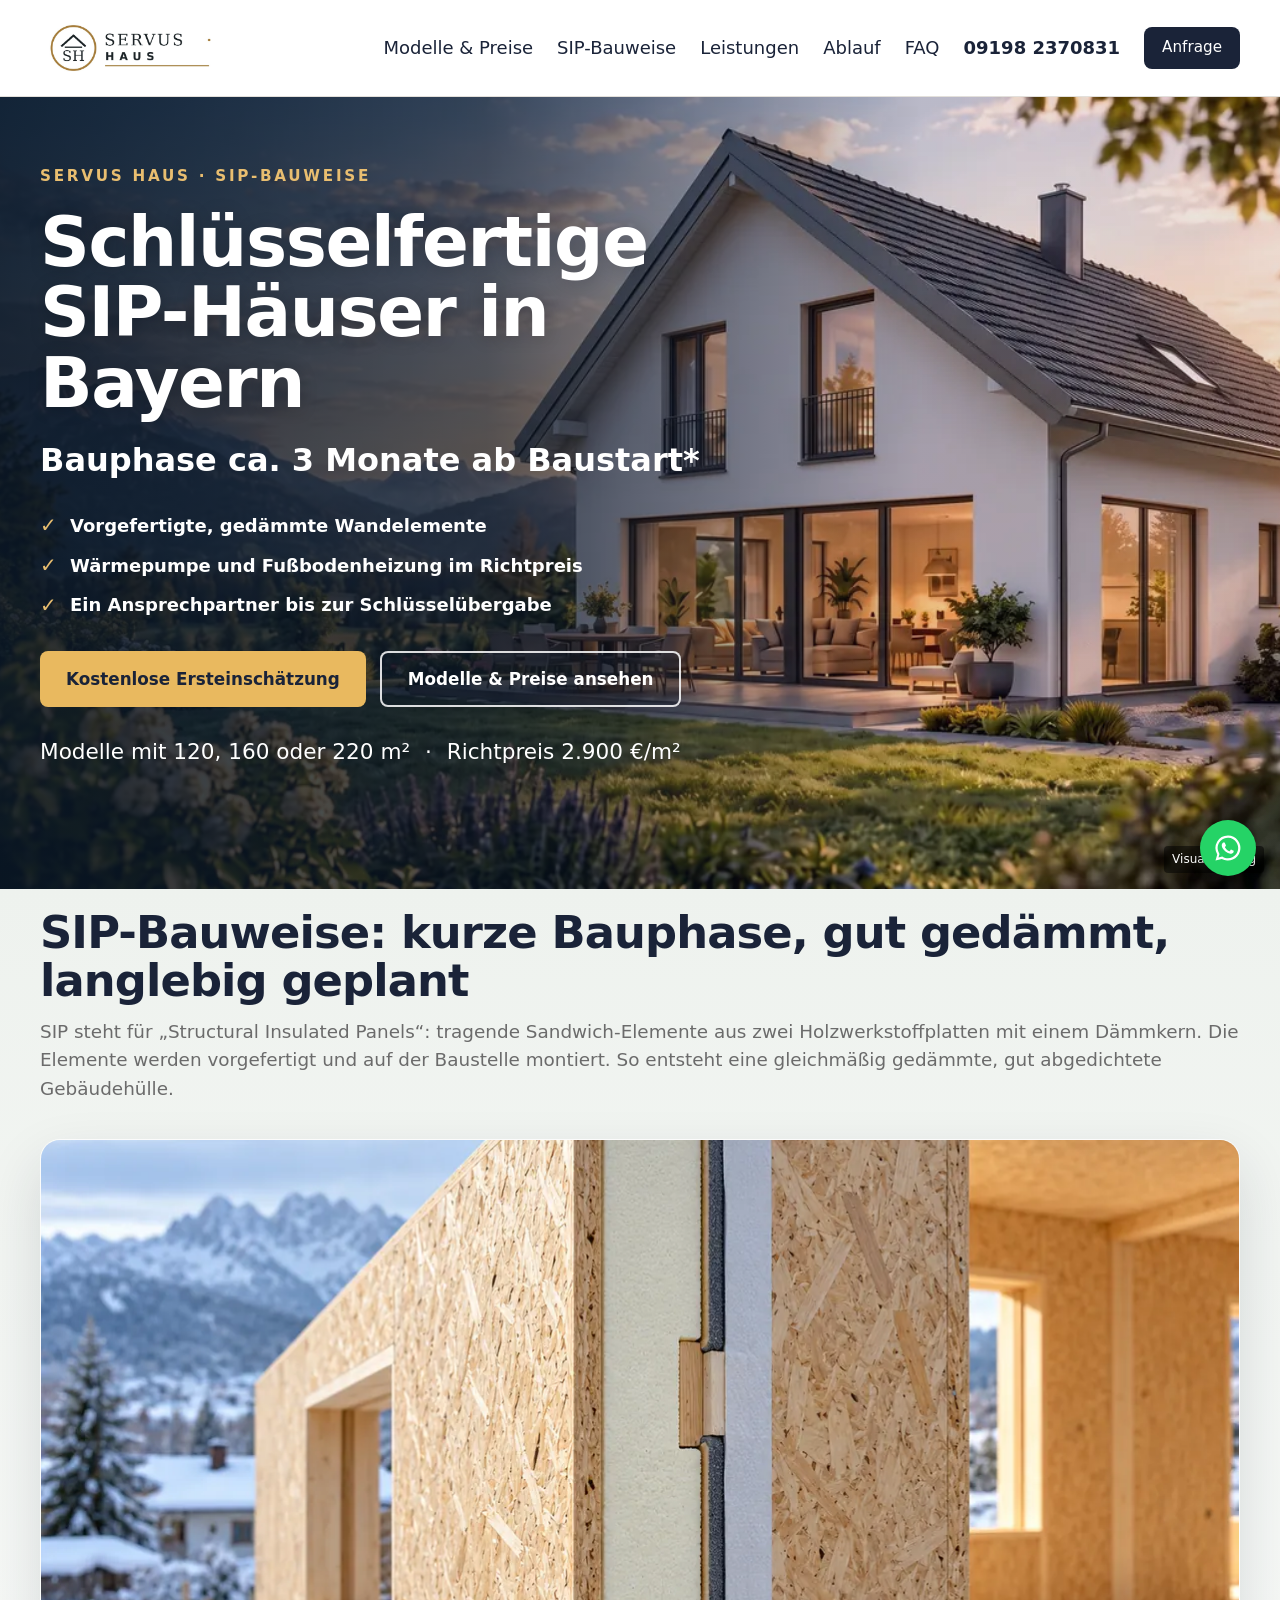
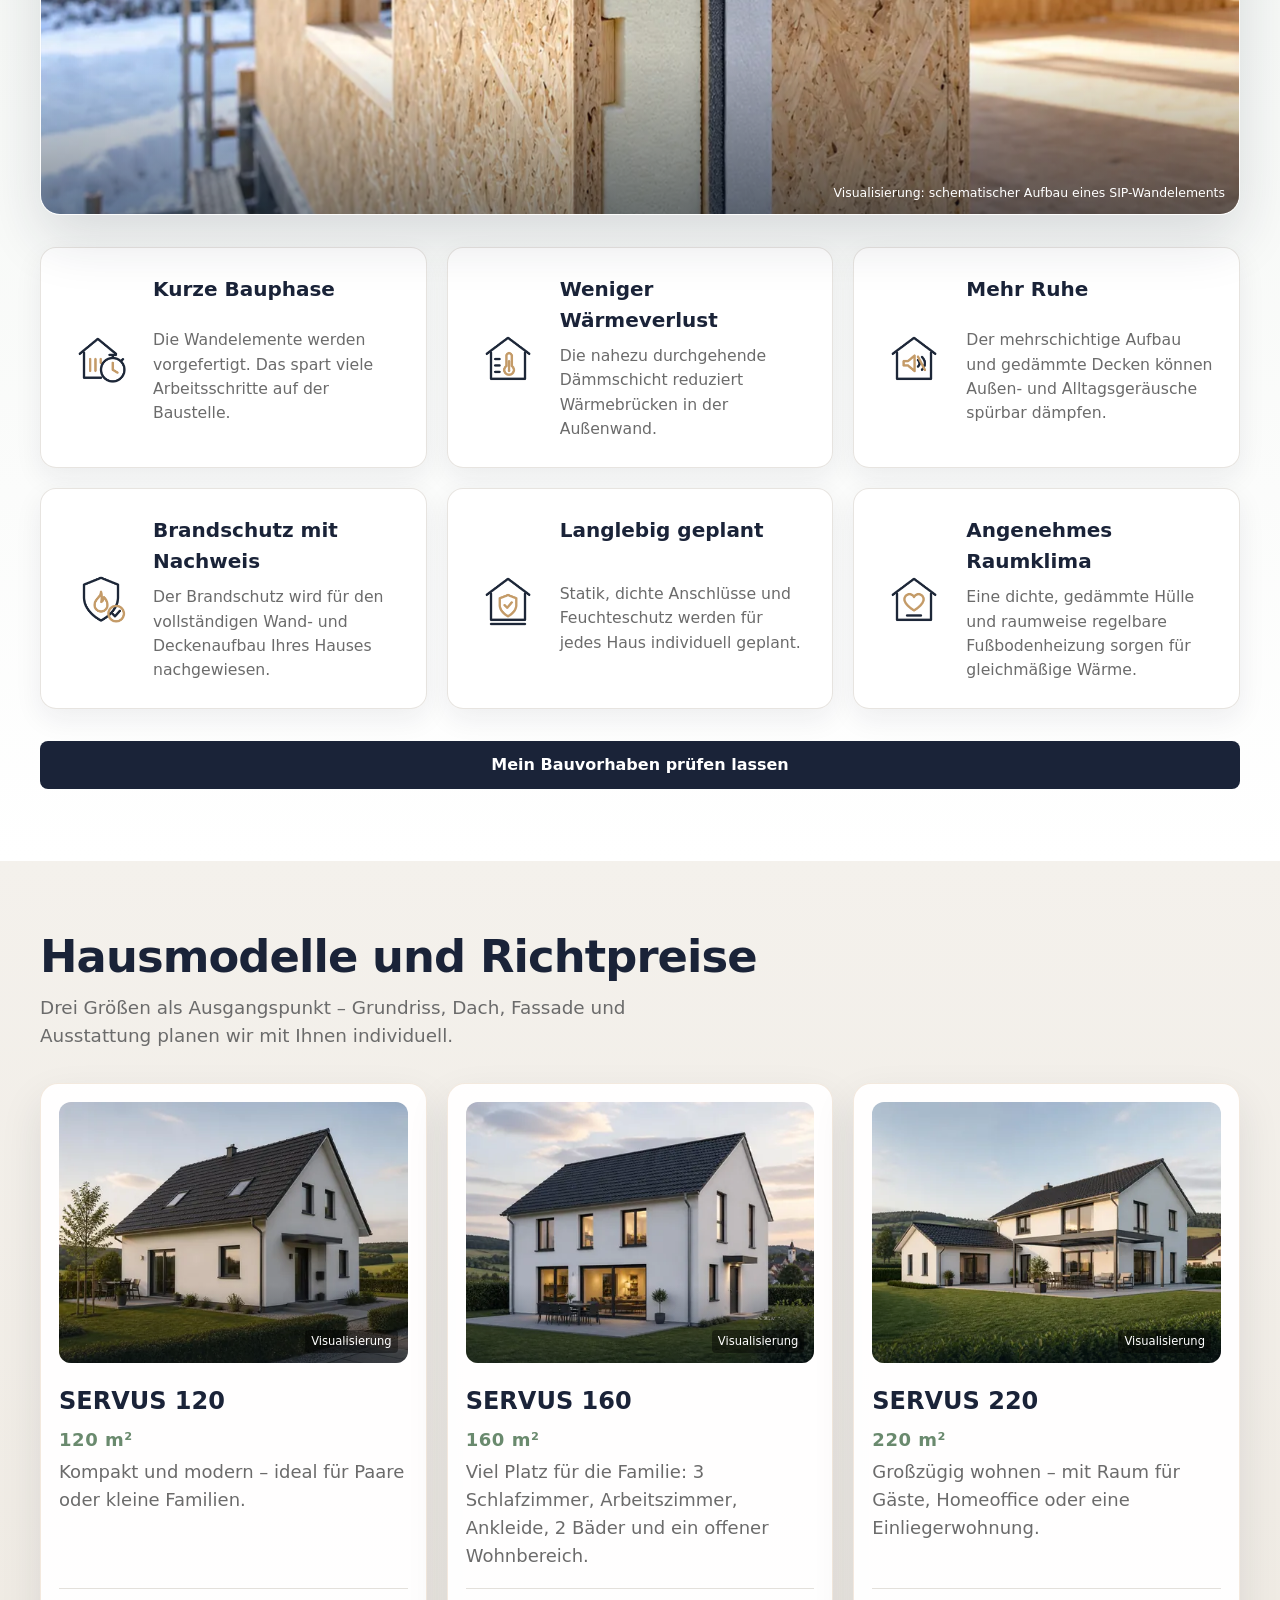
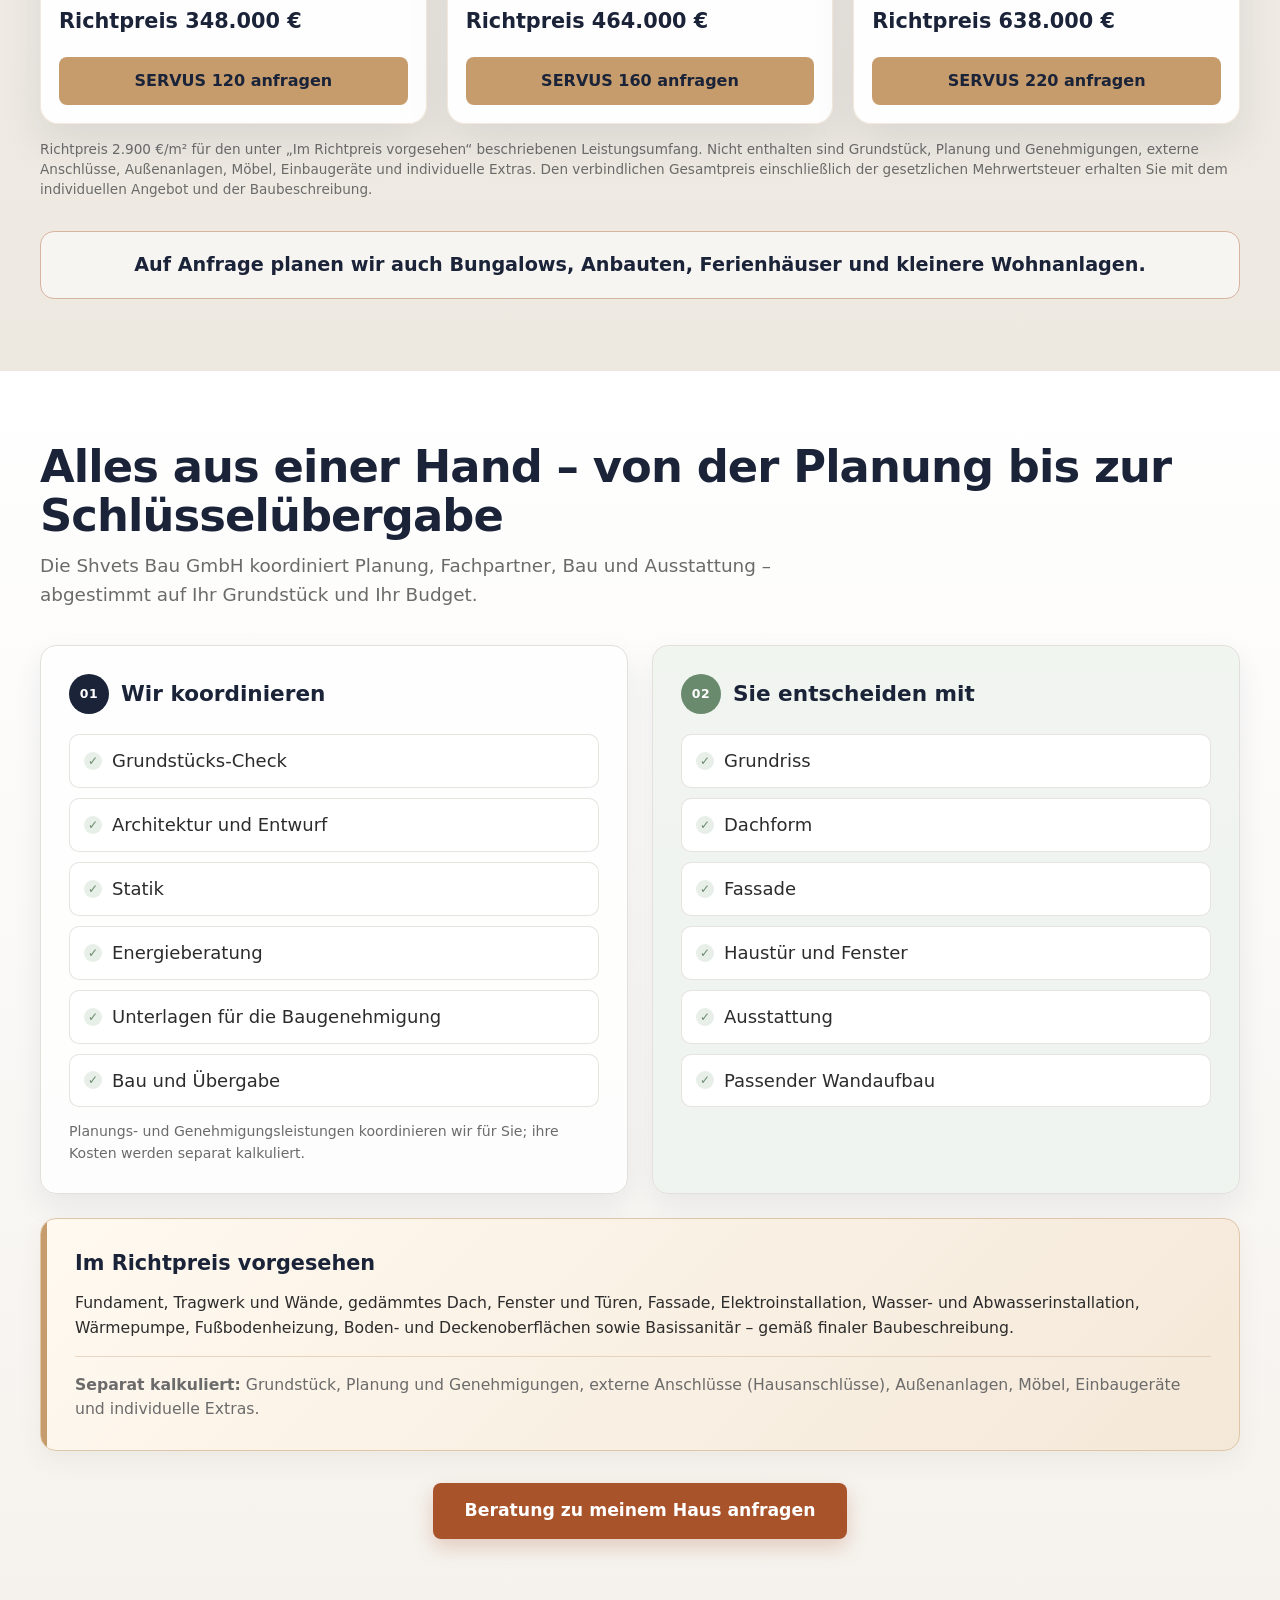
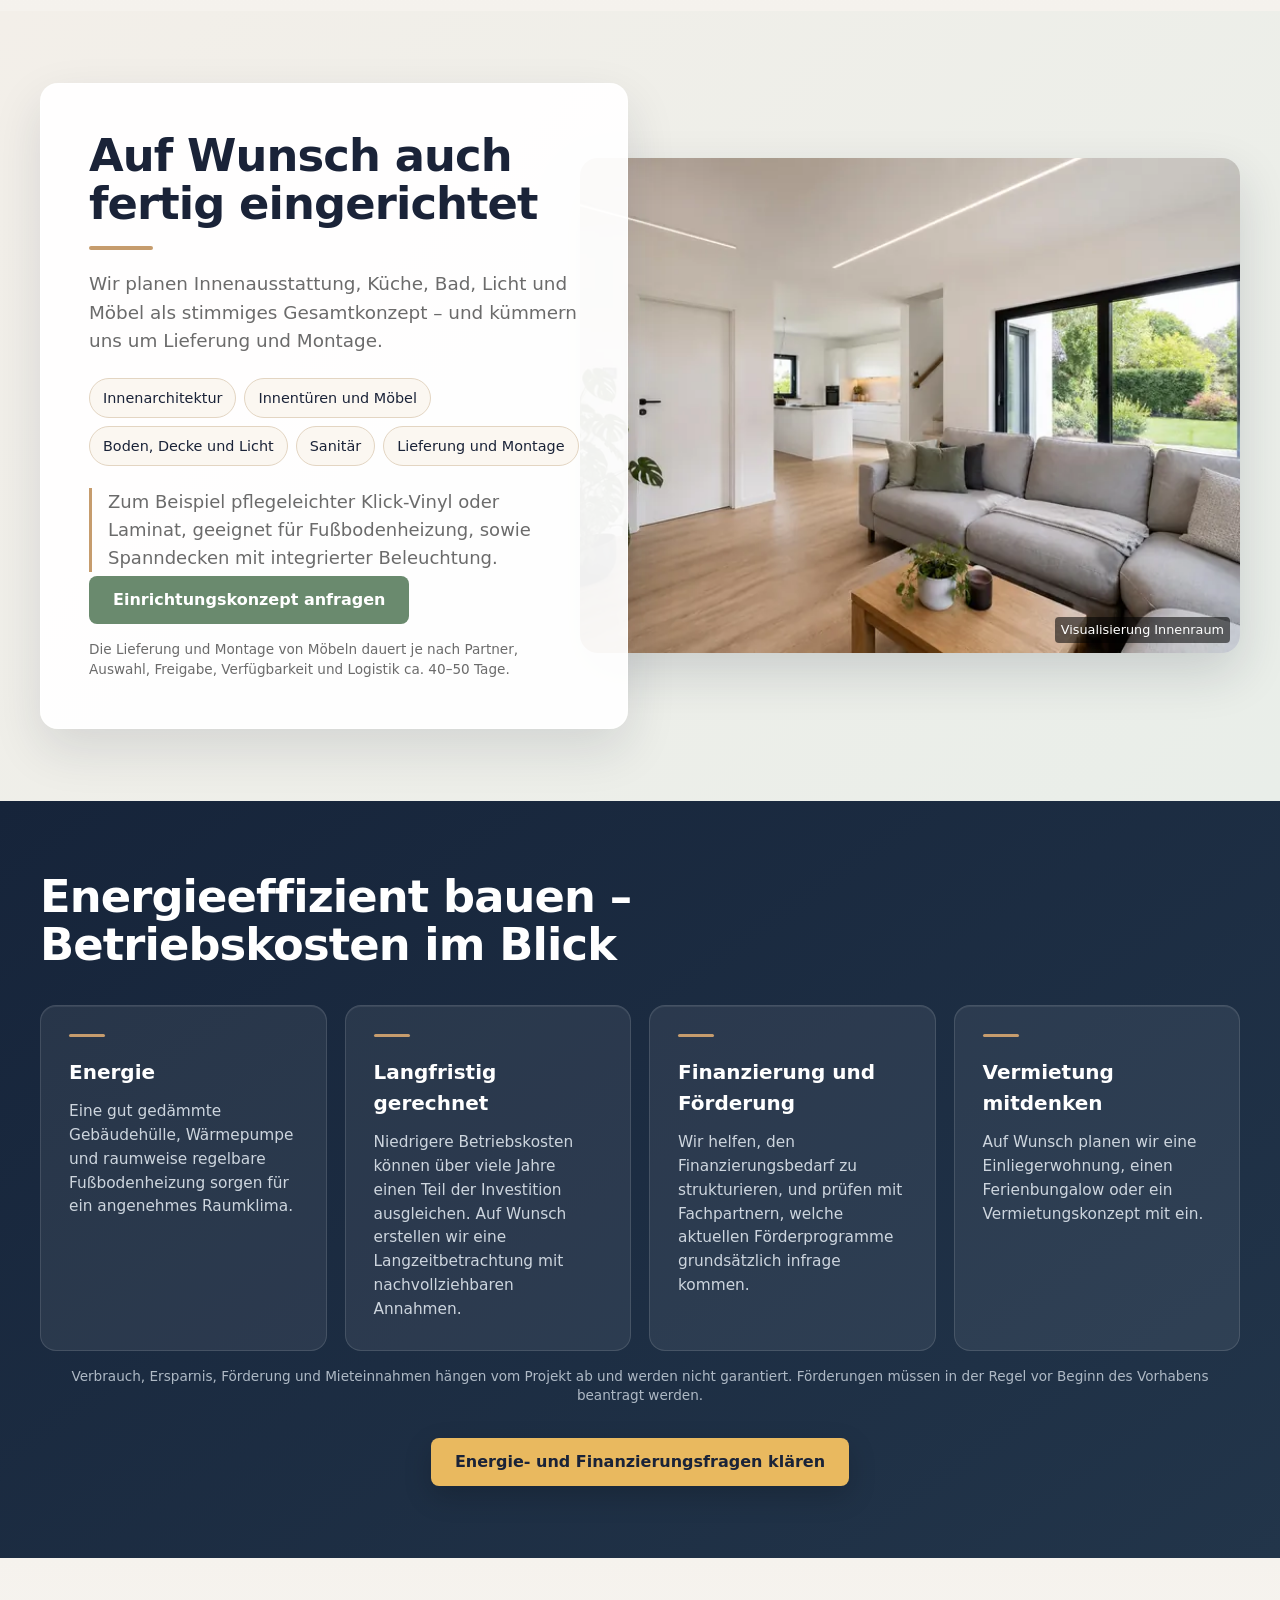
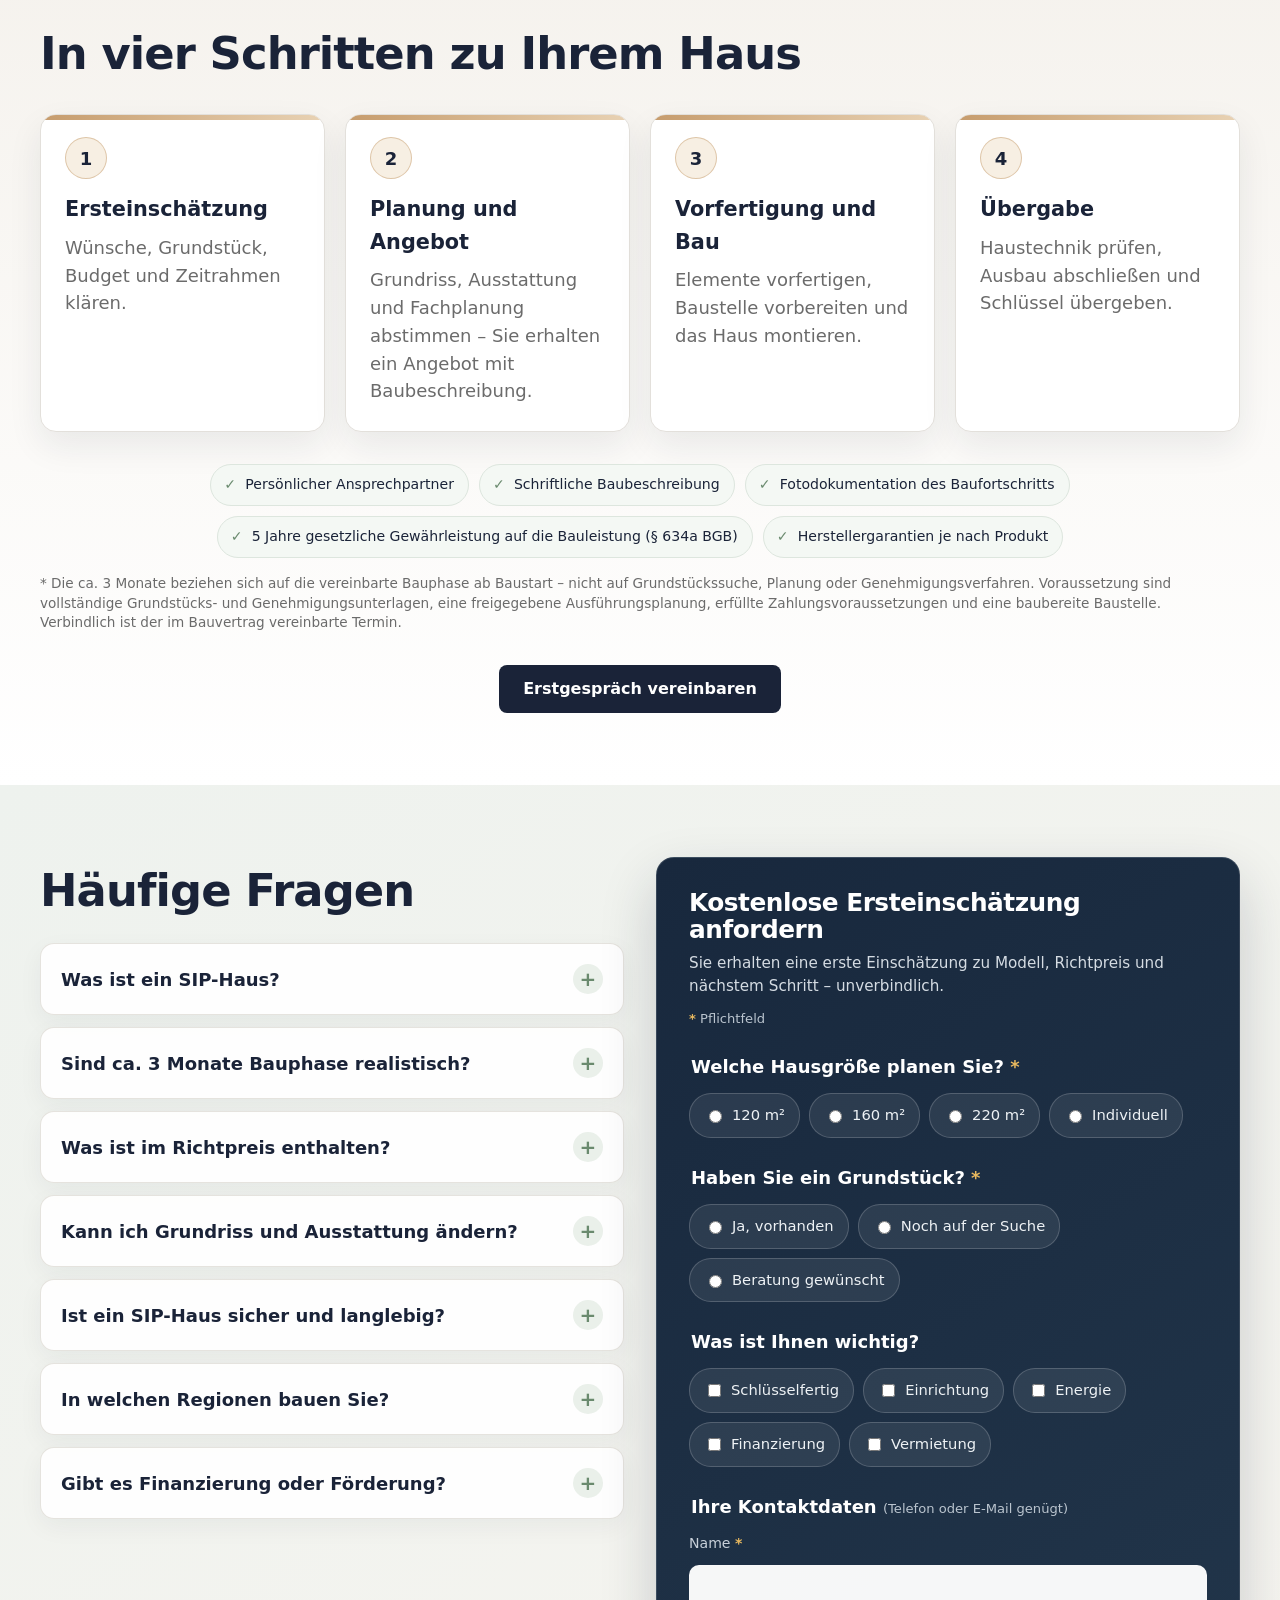
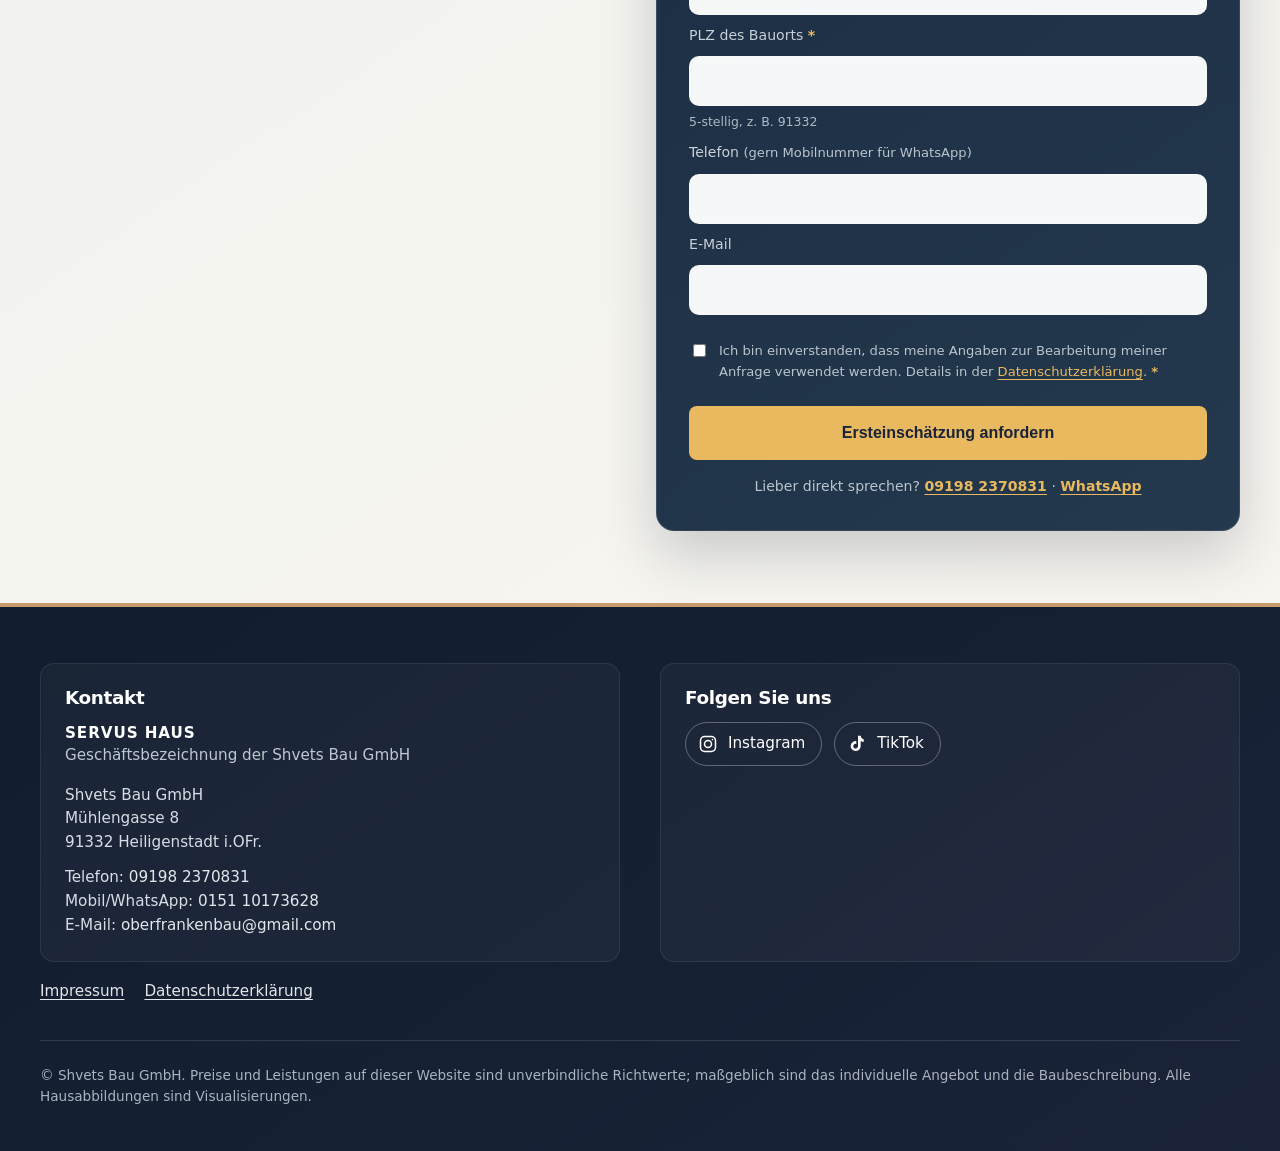
<file: index.html>
<!DOCTYPE html>
<html lang="de">
<head>
  <meta charset="utf-8">
  <meta name="viewport" content="width=device-width, initial-scale=1.0">
  <title>SIP-Haus schlüsselfertig in Bayern | SERVUS HAUS</title>
  <meta name="description" content="Schlüsselfertige SIP-Häuser mit 120, 160 oder 220 m² von SERVUS HAUS (Shvets Bau GmbH, Oberfranken). Richtpreis 2.900 €/m², Bauphase ca. 3 Monate ab Baustart. Kostenlose Ersteinschätzung anfordern.">
  <link rel="canonical" href="https://servushaus.de/">
  <meta property="og:type" content="website">
  <meta property="og:locale" content="de_DE">
  <meta property="og:site_name" content="SERVUS HAUS">
  <meta property="og:title" content="SIP-Haus schlüsselfertig in Bayern | SERVUS HAUS">
  <meta property="og:description" content="Schlüsselfertige SIP-Häuser mit 120, 160 oder 220 m². Richtpreis 2.900 €/m². Kostenlose Ersteinschätzung anfordern.">
  <meta property="og:url" content="https://servushaus.de/">
  <meta property="og:image" content="https://servushaus.de/images/opt/og-servus-haus.jpg">
  <meta property="og:image:alt" content="Visualisierung eines weiß verputzten Einfamilienhauses mit dunklem Satteldach">
  <meta name="theme-color" content="#1A2338">
  <link rel="icon" href="images/favicon.ico" sizes="any">
  <link rel="icon" type="image/png" sizes="32x32" href="images/favicon-32x32.png">
  <link rel="icon" type="image/png" sizes="16x16" href="images/favicon-16x16.png">
  <link rel="apple-touch-icon" sizes="180x180" href="images/apple-touch-icon.png">
  <link rel="manifest" href="images/site.webmanifest">
  <link rel="stylesheet" href="styles.css?v=20260926">
  <script defer src="main.js?v=20260926"></script>
  <script type="application/ld+json">
  {
    "@context": "https://schema.org",
    "@type": "HomeAndConstructionBusiness",
    "@id": "https://servushaus.de/#organization",
    "name": "SERVUS HAUS",
    "legalName": "Shvets Bau GmbH",
    "url": "https://servushaus.de/",
    "logo": "https://servushaus.de/images/logo.jpeg",
    "image": "https://servushaus.de/images/opt/og-servus-haus.jpg",
    "telephone": "+49 9198 2370831",
    "email": "oberfrankenbau@gmail.com",
    "vatID": "DE361656866",
    "address": {
      "@type": "PostalAddress",
      "streetAddress": "Mühlengasse 8",
      "postalCode": "91332",
      "addressLocality": "Heiligenstadt i.OFr.",
      "addressRegion": "Bayern",
      "addressCountry": "DE"
    },
    "areaServed": [
      { "@type": "State", "name": "Bayern" },
      { "@type": "State", "name": "Baden-Württemberg" }
    ],
    "sameAs": [
      "https://www.instagram.com/servushaus.de/",
      "https://www.tiktok.com/@servushaus.de"
    ]
  }
  </script>
</head>
<body>
  <a class="skip-link" href="#main">Zum Inhalt springen</a>
  <header class="site-header" id="header">
    <div class="container header-inner">
      <a href="/" class="logo" aria-label="SERVUS HAUS – zur Startseite"><img src="images/logo.jpeg" alt="SERVUS HAUS" class="logo-img" width="1280" height="426"></a>
      <a href="tel:+4991982370831" class="header-phone" data-cta="phone_click_mobile" aria-label="Anrufen: +49 9198 2370831">
        <svg viewBox="0 0 24 24" width="18" height="18" aria-hidden="true"><path fill="currentColor" d="M6.6 10.8a15.1 15.1 0 0 0 6.6 6.6l2.2-2.2c.3-.3.7-.4 1-.2 1.1.4 2.3.6 3.6.6.6 0 1 .4 1 1V20c0 .6-.4 1-1 1A17 17 0 0 1 3 4c0-.6.4-1 1-1h3.5c.6 0 1 .4 1 1 0 1.3.2 2.5.6 3.6.1.3 0 .7-.2 1l-2.3 2.2Z"/></svg>
        <span>09198 2370831</span>
      </a>
      <nav class="main-nav" aria-label="Hauptnavigation">
        <a href="#modelle" class="nav-link" data-cta="nav_modelle">Modelle &amp; Preise</a>
        <a href="#vorteile" class="nav-link" data-cta="nav_vorteile">SIP-Bauweise</a>
        <a href="#leistungen" class="nav-link" data-cta="nav_leistungen">Leistungen</a>
        <a href="#ablauf" class="nav-link" data-cta="nav_ablauf">Ablauf</a>
        <a href="#faq" class="nav-link" data-cta="nav_faq">FAQ</a>
        <a href="tel:+4991982370831" class="nav-link phone" data-cta="phone_click">09198 2370831</a>
        <a href="#anfrage" class="btn btn-primary btn-small" data-cta="nav_anfrage">Anfrage</a>
      </nav>
      <button class="menu-toggle" type="button" aria-label="Menü öffnen" aria-expanded="false" aria-controls="mobile-menu">
        <span></span><span></span><span></span>
      </button>
    </div>
    <div class="mobile-menu" id="mobile-menu" hidden>
      <a href="#modelle" data-cta="nav_modelle">Modelle &amp; Preise</a>
      <a href="#vorteile" data-cta="nav_vorteile">SIP-Bauweise</a>
      <a href="#leistungen" data-cta="nav_leistungen">Leistungen</a>
      <a href="#ablauf" data-cta="nav_ablauf">Ablauf</a>
      <a href="#faq" data-cta="nav_faq">FAQ</a>
      <a href="#anfrage" data-cta="nav_anfrage">Kostenlose Ersteinschätzung</a>
      <div class="mobile-contact">
        <a href="tel:+4991982370831" data-cta="phone_click">Anrufen: 09198 2370831</a>
        <a href="https://wa.me/4915110173628" target="_blank" rel="noopener" data-cta="whatsapp_click">WhatsApp: 0151 10173628</a>
        <a href="mailto:oberfrankenbau@gmail.com" data-cta="email_click">E-Mail schreiben</a>
      </div>
    </div>
  </header>

  <main id="main">
    <section class="hero" id="hero" aria-labelledby="hero-h1">
      <picture class="hero-bg">
        <source media="(max-width: 719px)" srcset="images/opt/hero-mobile-640.webp 640w, images/opt/hero-mobile-960.webp 960w" sizes="100vw">
        <img src="images/opt/hero-desktop-1280.webp" srcset="images/opt/hero-desktop-1280.webp 1280w, images/opt/hero-desktop-1920.webp 1920w" sizes="100vw" alt="" width="1920" height="960" fetchpriority="high" decoding="async">
      </picture>
      <div class="container hero-inner">
        <div class="hero-content">
          <p class="kicker">SERVUS HAUS · SIP-Bauweise</p>
          <h1 id="hero-h1">Schlüsselfertige SIP-Häuser in Bayern</h1>
          <p class="hero-subtitle">Bauphase ca. 3 Monate ab Baustart<a href="#fn-bauzeit" class="fn-ref" aria-label="Hinweis zur Bauzeit">*</a></p>
          <ul class="hero-bullets">
            <li>Vorgefertigte, gedämmte Wandelemente</li>
            <li>Wärmepumpe und Fußbodenheizung im Richtpreis</li>
            <li>Ein Ansprechpartner bis zur Schlüsselübergabe</li>
          </ul>
          <div class="hero-ctas">
            <a href="#anfrage" class="btn btn-primary" data-cta="hero_anfrage">Kostenlose Ersteinschätzung</a>
            <a href="#modelle" class="btn btn-secondary" data-cta="hero_modelle">Modelle &amp; Preise ansehen</a>
          </div>
          <p class="hero-price"><span>Modelle mit 120, 160 oder 220 m²</span><span>Richtpreis 2.900 €/m²</span></p>
        </div>
      </div>
      <span class="hero-visual-label">Visualisierung</span>
    </section>

    <section class="sip" id="vorteile" aria-labelledby="sip-heading">
      <div class="container">
        <h2 id="sip-heading">SIP-Bauweise: kurze Bauphase, gut gedämmt, langlebig geplant</h2>
        <p class="lead">SIP steht für „Structural Insulated Panels“: tragende Sandwich-Elemente aus zwei Holzwerkstoffplatten mit einem Dämmkern. Die Elemente werden vorgefertigt und auf der Baustelle montiert. So entsteht eine gleichmäßig gedämmte, gut abgedichtete Gebäudehülle.</p>
        <figure class="sip-section-fig">
          <img src="images/opt/sip-wandaufbau-1200.webp" srcset="images/opt/sip-wandaufbau-640.webp 640w, images/opt/sip-wandaufbau-1200.webp 1200w" sizes="(min-width: 1180px) 1100px, 100vw" alt="Visualisierung eines SIP-Wandelements im Querschnitt mit Holzwerkstoffplatten und Dämmkern" width="1200" height="900" loading="lazy" decoding="async">
          <figcaption>Visualisierung: schematischer Aufbau eines SIP-Wandelements</figcaption>
        </figure>
        <div class="cards-grid six">
          <article class="card">
            <img class="card-icon" src="images/01-schnell-aufgebaut.png" alt="" width="512" height="512" loading="lazy" decoding="async">
            <h3>Kurze Bauphase</h3>
            <p>Die Wandelemente werden vorgefertigt. Das spart viele Arbeitsschritte auf der Baustelle.</p>
          </article>
          <article class="card">
            <img class="card-icon" src="images/02-weniger-waermeverlust.png" alt="" width="512" height="512" loading="lazy" decoding="async">
            <h3>Weniger Wärmeverlust</h3>
            <p>Die nahezu durchgehende Dämmschicht reduziert Wärmebrücken in der Außenwand.</p>
          </article>
          <article class="card">
            <img class="card-icon" src="images/03-mehr-ruhe.png" alt="" width="512" height="512" loading="lazy" decoding="async">
            <h3>Mehr Ruhe</h3>
            <p>Der mehrschichtige Aufbau und gedämmte Decken können Außen- und Alltagsgeräusche spürbar dämpfen.</p>
          </article>
          <article class="card">
            <img class="card-icon" src="images/04-gepruefter-brandschutz.png" alt="" width="512" height="512" loading="lazy" decoding="async">
            <h3>Brandschutz mit Nachweis</h3>
            <p>Der Brandschutz wird für den vollständigen Wand- und Deckenaufbau Ihres Hauses nachgewiesen.</p>
          </article>
          <article class="card">
            <img class="card-icon" src="images/05-langlebig-geplant.png" alt="" width="512" height="512" loading="lazy" decoding="async">
            <h3>Langlebig geplant</h3>
            <p>Statik, dichte Anschlüsse und Feuchteschutz werden für jedes Haus individuell geplant.</p>
          </article>
          <article class="card">
            <img class="card-icon" src="images/06-mehr-wohnkomfort.png" alt="" width="512" height="512" loading="lazy" decoding="async">
            <h3>Angenehmes Raumklima</h3>
            <p>Eine dichte, gedämmte Hülle und raumweise regelbare Fußbodenheizung sorgen für gleichmäßige Wärme.</p>
          </article>
        </div>
        <div class="section-cta">
          <a href="#anfrage" class="btn btn-primary" data-cta="sip_vorteile">Mein Bauvorhaben prüfen lassen</a>
        </div>
      </div>
    </section>

    <section class="models" id="modelle" aria-labelledby="models-heading">
      <div class="container">
        <h2 id="models-heading">Hausmodelle und Richtpreise</h2>
        <p class="lead">Drei Größen als Ausgangspunkt – Grundriss, Dach, Fassade und Ausstattung planen wir mit Ihnen individuell.</p>
        <div class="cards-grid three">
          <article class="model-card" data-size="120 m²">
            <div class="model-img"><img src="images/opt/servus-120-800.webp" srcset="images/opt/servus-120-480.webp 480w, images/opt/servus-120-800.webp 800w" sizes="(min-width: 900px) 360px, 100vw" alt="Visualisierung SERVUS 120: kompaktes, weiß verputztes Einfamilienhaus mit Satteldach" width="800" height="600" loading="lazy" decoding="async"><span class="image-label">Visualisierung</span></div>
            <h3>SERVUS 120</h3>
            <p class="model-size">120 m²</p>
            <p class="model-desc">Kompakt und modern – ideal für Paare oder kleine Familien.</p>
            <p class="model-price">Richtpreis 348.000 €</p>
            <a href="#anfrage" class="btn btn-secondary" data-cta="model_120" data-set-size="120 m²">SERVUS 120 anfragen</a>
          </article>
          <article class="model-card" data-size="160 m²">
            <div class="model-img"><img src="images/opt/servus-160-800.webp" srcset="images/opt/servus-160-480.webp 480w, images/opt/servus-160-800.webp 800w" sizes="(min-width: 900px) 360px, 100vw" alt="Visualisierung SERVUS 160: zweigeschossiges, weiß verputztes Einfamilienhaus mit Satteldach" width="800" height="600" loading="lazy" decoding="async"><span class="image-label">Visualisierung</span></div>
            <h3>SERVUS 160</h3>
            <p class="model-size">160 m²</p>
            <p class="model-desc">Viel Platz für die Familie: 3 Schlafzimmer, Arbeitszimmer, Ankleide, 2 Bäder und ein offener Wohnbereich.</p>
            <p class="model-price">Richtpreis 464.000 €</p>
            <a href="#anfrage" class="btn btn-secondary" data-cta="model_160" data-set-size="160 m²">SERVUS 160 anfragen</a>
          </article>
          <article class="model-card" data-size="220 m²">
            <div class="model-img"><img src="images/opt/servus-220-800.webp" srcset="images/opt/servus-220-480.webp 480w, images/opt/servus-220-800.webp 800w" sizes="(min-width: 900px) 360px, 100vw" alt="Visualisierung SERVUS 220: großzügiges, weiß verputztes Einfamilienhaus mit Anbau und Terrassenüberdachung" width="800" height="600" loading="lazy" decoding="async"><span class="image-label">Visualisierung</span></div>
            <h3>SERVUS 220</h3>
            <p class="model-size">220 m²</p>
            <p class="model-desc">Großzügig wohnen – mit Raum für Gäste, Homeoffice oder eine Einliegerwohnung.</p>
            <p class="model-price">Richtpreis 638.000 €</p>
            <a href="#anfrage" class="btn btn-secondary" data-cta="model_220" data-set-size="220 m²">SERVUS 220 anfragen</a>
          </article>
        </div>
        <p class="note"> Richtpreis 2.900 €/m² für den unter „Im Richtpreis vorgesehen“ beschriebenen Leistungsumfang. Nicht enthalten sind Grundstück, Planung und Genehmigungen, externe Anschlüsse, Außenanlagen, Möbel, Einbaugeräte und individuelle Extras. Den verbindlichen Gesamtpreis einschließlich der gesetzlichen Mehrwertsteuer erhalten Sie mit dem individuellen Angebot und der Baubeschreibung.</p>
        <p class="models-note">Auf Anfrage planen wir auch Bungalows, Anbauten, Ferienhäuser und kleinere Wohnanlagen.</p>
      </div>
    </section>

    <section class="all-in-one" id="leistungen" aria-labelledby="allinone-heading">
      <div class="container">
        <h2 id="allinone-heading">Alles aus einer Hand – von der Planung bis zur Schlüsselübergabe</h2>
        <p class="lead">Die Shvets Bau GmbH koordiniert Planung, Fachpartner, Bau und Ausstattung – abgestimmt auf Ihr Grundstück und Ihr Budget.</p>
        <div class="two-col">
          <div>
            <h3>Wir koordinieren</h3>
            <ul>
              <li>Grundstücks-Check</li>
              <li>Architektur und Entwurf</li>
              <li>Statik</li>
              <li>Energieberatung</li>
              <li>Unterlagen für die Baugenehmigung</li>
              <li>Bau und Übergabe</li>
            </ul>
            <p class="small-note">Planungs- und Genehmigungsleistungen koordinieren wir für Sie; ihre Kosten werden separat kalkuliert.</p>
          </div>
          <div>
            <h3>Sie entscheiden mit</h3>
            <ul>
              <li>Grundriss</li>
              <li>Dachform</li>
              <li>Fassade</li>
              <li>Haustür und Fenster</li>
              <li>Ausstattung</li>
              <li>Passender Wandaufbau</li>
            </ul>
          </div>
        </div>
        <div class="scope-box">
          <h3>Im Richtpreis vorgesehen</h3>
          <p>Fundament, Tragwerk und Wände, gedämmtes Dach, Fenster und Türen, Fassade, Elektroinstallation, Wasser- und Abwasserinstallation, Wärmepumpe, Fußbodenheizung, Boden- und Deckenoberflächen sowie Basissanitär – gemäß finaler Baubeschreibung.</p>
          <p class="separat"><strong>Separat kalkuliert:</strong> Grundstück, Planung und Genehmigungen, externe Anschlüsse (Hausanschlüsse), Außenanlagen, Möbel, Einbaugeräte und individuelle Extras.</p>
        </div>
        <div class="section-cta">
          <a href="#anfrage" class="btn btn-primary" data-cta="allinone_planen">Beratung zu meinem Haus anfragen</a>
        </div>
      </div>
    </section>

    <section class="interior" id="innenausstattung" aria-labelledby="interior-heading">
      <div class="container interior-grid">
        <div class="interior-text">
          <h2 id="interior-heading">Auf Wunsch auch fertig eingerichtet</h2>
          <p class="lead">Wir planen Innenausstattung, Küche, Bad, Licht und Möbel als stimmiges Gesamtkonzept – und kümmern uns um Lieferung und Montage.</p>
          <ul class="interior-list">
            <li>Innenarchitektur</li>
            <li>Innentüren und Möbel</li>
            <li>Boden, Decke und Licht</li>
            <li>Sanitär</li>
            <li>Lieferung und Montage</li>
          </ul>
          <p class="materials">Zum Beispiel pflegeleichter Klick-Vinyl oder Laminat, geeignet für Fußbodenheizung, sowie Spanndecken mit integrierter Beleuchtung.</p>
          <a href="#anfrage" class="btn btn-primary" data-cta="interior_konzept">Einrichtungskonzept anfragen</a>
          <p class="note">Die Lieferung und Montage von Möbeln dauert je nach Partner, Auswahl, Freigabe, Verfügbarkeit und Logistik ca. 40–50 Tage.</p>
        </div>
        <figure class="interior-fig">
          <img src="images/opt/innenraum-1200.webp" srcset="images/opt/innenraum-640.webp 640w, images/opt/innenraum-1200.webp 1200w" sizes="(min-width: 900px) 540px, 100vw" alt="Visualisierung eines hellen Wohnraums mit verputzten Wänden, Spanndecke mit Lichtlinien und Vinylboden" width="1200" height="900" loading="lazy" decoding="async">
          <figcaption>Visualisierung Innenraum</figcaption>
        </figure>
      </div>
    </section>

    <section class="energy" id="energie" aria-labelledby="energy-heading">
      <div class="container">
        <h2 id="energy-heading">Energieeffizient bauen – Betriebskosten im Blick</h2>
        <div class="energy-grid">
          <article class="energy-card">
            <h3>Energie</h3>
            <p>Eine gut gedämmte Gebäudehülle, Wärmepumpe und raumweise regelbare Fußbodenheizung sorgen für ein angenehmes Raumklima.</p>
          </article>
          <article class="energy-card">
            <h3>Langfristig gerechnet</h3>
            <p>Niedrigere Betriebskosten können über viele Jahre einen Teil der Investition ausgleichen. Auf Wunsch erstellen wir eine Langzeitbetrachtung mit nachvollziehbaren Annahmen.</p>
          </article>
          <article class="energy-card">
            <h3>Finanzierung und Förderung</h3>
            <p>Wir helfen, den Finanzierungsbedarf zu strukturieren, und prüfen mit Fachpartnern, welche aktuellen Förderprogramme grundsätzlich infrage kommen.</p>
          </article>
          <article class="energy-card">
            <h3>Vermietung mitdenken</h3>
            <p>Auf Wunsch planen wir eine Einliegerwohnung, einen Ferienbungalow oder ein Vermietungskonzept mit ein.</p>
          </article>
        </div>
        <p class="note">Verbrauch, Ersparnis, Förderung und Mieteinnahmen hängen vom Projekt ab und werden nicht garantiert. Förderungen müssen in der Regel vor Beginn des Vorhabens beantragt werden.</p>
        <div class="section-cta">
          <a href="#anfrage" class="btn btn-primary" data-cta="energy_check">Energie- und Finanzierungsfragen klären</a>
        </div>
      </div>
    </section>

    <section class="steps" id="ablauf" aria-labelledby="steps-heading">
      <div class="container">
        <h2 id="steps-heading">In vier Schritten zu Ihrem Haus</h2>
        <ol class="steps-list">
          <li>
            <span class="step-num" aria-hidden="true">1</span>
            <h3>Ersteinschätzung</h3>
            <p>Wünsche, Grundstück, Budget und Zeitrahmen klären.</p>
          </li>
          <li>
            <span class="step-num" aria-hidden="true">2</span>
            <h3>Planung und Angebot</h3>
            <p>Grundriss, Ausstattung und Fachplanung abstimmen – Sie erhalten ein Angebot mit Baubeschreibung.</p>
          </li>
          <li>
            <span class="step-num" aria-hidden="true">3</span>
            <h3>Vorfertigung und Bau</h3>
            <p>Elemente vorfertigen, Baustelle vorbereiten und das Haus montieren.</p>
          </li>
          <li>
            <span class="step-num" aria-hidden="true">4</span>
            <h3>Übergabe</h3>
            <p>Haustechnik prüfen, Ausbau abschließen und Schlüssel übergeben.</p>
          </li>
        </ol>
        <ul class="trust-list">
          <li>Persönlicher Ansprechpartner</li>
          <li>Schriftliche Baubeschreibung</li>
          <li>Fotodokumentation des Baufortschritts</li>
          <li>5 Jahre gesetzliche Gewährleistung auf die Bauleistung (§ 634a BGB)</li>
          <li>Herstellergarantien je nach Produkt</li>
        </ul>
        <p class="note" id="fn-bauzeit">* Die ca. 3 Monate beziehen sich auf die vereinbarte Bauphase ab Baustart – nicht auf Grundstückssuche, Planung oder Genehmigungsverfahren. Voraussetzung sind vollständige Grundstücks- und Genehmigungsunterlagen, eine freigegebene Ausführungsplanung, erfüllte Zahlungsvoraussetzungen und eine baubereite Baustelle. Verbindlich ist der im Bauvertrag vereinbarte Termin.</p>
        <div class="section-cta">
          <a href="#anfrage" class="btn btn-primary" data-cta="ablauf_gespraech">Erstgespräch vereinbaren</a>
        </div>
      </div>
    </section>

    <section class="faq-form" id="anfrage" aria-labelledby="form-title">
      <div class="container faq-form-grid">
        <div class="faq" id="faq">
          <h2 id="faq-heading">Häufige Fragen</h2>
          <div class="faq-list">
            <details>
              <summary>Was ist ein SIP-Haus?</summary>
              <p>Ein SIP-Haus wird aus vorgefertigten Structural Insulated Panels gebaut: tragenden Sandwich-Elementen aus zwei Holzwerkstoffplatten mit Dämmkern. Tragwerk und Dämmung entstehen dadurch in einem Bauteil.</p>
            </details>
            <details>
              <summary>Sind ca. 3 Monate Bauphase realistisch?</summary>
              <p>Ja, für die vereinbarte Bauphase ab Baustart – vorausgesetzt, Planung, Baugenehmigung, Grundstück, Baustelle und Zahlungsvoraussetzungen sind geklärt. Planung und Genehmigung kommen zeitlich davor.</p>
            </details>
            <details>
              <summary>Was ist im Richtpreis enthalten?</summary>
              <p>Vorgesehen ist das Haus vom Fundament bis zum Ausbau: Fenster, Türen, Fassade, Elektro, Wasser/Abwasser, Wärmepumpe, Fußbodenheizung und Basissanitär. Separat kalkuliert werden Grundstück, Planung und Genehmigungen, externe Anschlüsse, Außenanlagen, Möbel, Einbaugeräte und Extras. Verbindlich ist die Baubeschreibung im Angebot.</p>
            </details>
            <details>
              <summary>Kann ich Grundriss und Ausstattung ändern?</summary>
              <p>Ja. Grundriss, Dach, Fassade, Türen, Fenster und Ausstattung stimmen wir individuell ab. Technische Änderungen prüfen wir auf Machbarkeit und Kosten.</p>
            </details>
            <details>
              <summary>Ist ein SIP-Haus sicher und langlebig?</summary>
              <p>Entscheidend ist der nachgewiesene Gesamtaufbau mit Statik sowie Brand-, Schall-, Wärme- und Feuchteschutz. Für die Bauleistung gilt die gesetzliche Gewährleistung von 5 Jahren; Produktgarantien richten sich nach den Bedingungen des jeweiligen Herstellers.</p>
            </details>
            <details>
              <summary>In welchen Regionen bauen Sie?</summary>
              <p>Unser Sitz ist Heiligenstadt in Oberfranken. Wir bauen in Bayern und Baden-Württemberg.</p>
            </details>
            <details>
              <summary>Gibt es Finanzierung oder Förderung?</summary>
              <p>Wir helfen, den Finanzierungsbedarf zu strukturieren, und prüfen mit Fachpartnern aktuelle Fördermöglichkeiten – rechtzeitig vor Beginn des Vorhabens.</p>
            </details>
          </div>
        </div>

        <form class="final-form" id="final-form" action="/api/submit" method="post" novalidate>
          <h2 class="form-title" id="form-title">Kostenlose Ersteinschätzung anfordern</h2>
          <p class="form-lead">Sie erhalten eine erste Einschätzung zu Modell, Richtpreis und nächstem Schritt – unverbindlich.</p>
          <p class="required-note"><span aria-hidden="true">*</span> Pflichtfeld</p>
          <fieldset class="form-step">
            <legend>Welche Hausgröße planen Sie? <span class="required-mark" aria-hidden="true">*</span></legend>
            <div class="radio-group">
              <label class="radio"><input type="radio" name="groesse" value="120 m²" required><span>120 m²</span></label>
              <label class="radio"><input type="radio" name="groesse" value="160 m²" required><span>160 m²</span></label>
              <label class="radio"><input type="radio" name="groesse" value="220 m²" required><span>220 m²</span></label>
              <label class="radio"><input type="radio" name="groesse" value="Individuell" required><span>Individuell</span></label>
            </div>
          </fieldset>
          <fieldset class="form-step">
            <legend>Haben Sie ein Grundstück? <span class="required-mark" aria-hidden="true">*</span></legend>
            <div class="radio-group">
              <label class="radio"><input type="radio" name="grundstueck" value="Vorhanden" required><span>Ja, vorhanden</span></label>
              <label class="radio"><input type="radio" name="grundstueck" value="In Suche" required><span>Noch auf der Suche</span></label>
              <label class="radio"><input type="radio" name="grundstueck" value="Beratung gewünscht" required><span>Beratung gewünscht</span></label>
            </div>
          </fieldset>
          <fieldset class="form-step">
            <legend>Was ist Ihnen wichtig?</legend>
            <div class="checkbox-group">
              <label class="checkbox"><input type="checkbox" name="interesse" value="Schlüsselfertig"><span>Schlüsselfertig</span></label>
              <label class="checkbox"><input type="checkbox" name="interesse" value="Interior"><span>Einrichtung</span></label>
              <label class="checkbox"><input type="checkbox" name="interesse" value="Energie"><span>Energie</span></label>
              <label class="checkbox"><input type="checkbox" name="interesse" value="Finanzierung"><span>Finanzierung</span></label>
              <label class="checkbox"><input type="checkbox" name="interesse" value="Vermietung"><span>Vermietung</span></label>
            </div>
          </fieldset>
          <fieldset class="form-step contact-fields">
            <legend>Ihre Kontaktdaten <span class="form-hint">(Telefon oder E-Mail genügt)</span></legend>
            <label for="f-name">Name <span class="required-mark" aria-hidden="true">*</span></label>
            <input type="text" id="f-name" name="name" autocomplete="name" required>
            <label for="f-plz">PLZ des Bauorts <span class="required-mark" aria-hidden="true">*</span></label>
            <input type="text" id="f-plz" name="plz" inputmode="numeric" autocomplete="postal-code" pattern="\d{5}" maxlength="5" required aria-describedby="plz-hint">
            <small id="plz-hint" class="field-hint">5-stellig, z. B. 91332</small>
            <label for="f-telefon-mobil">Telefon <span class="form-hint">(gern Mobilnummer für WhatsApp)</span></label>
            <input type="tel" id="f-telefon-mobil" name="telefon_mobil" autocomplete="tel">
            <label for="f-email">E-Mail</label>
            <input type="email" id="f-email" name="email" autocomplete="email">
          </fieldset>
          <label class="consent">
            <input type="checkbox" name="zustimmung" value="ja" required>
            <span>Ich bin einverstanden, dass meine Angaben zur Bearbeitung meiner Anfrage verwendet werden. Details in der <a href="/datenschutz" target="_blank" rel="noopener">Datenschutzerklärung</a>. <span class="required-mark" aria-hidden="true">*</span></span>
          </label>
          <input type="hidden" name="source" value="Finale Form">
          <input type="hidden" name="utm" class="utm-field">
          <input type="hidden" name="url" class="url-field">
          <button type="submit" class="btn btn-primary" data-cta="final_form_submit" id="final-submit">Ersteinschätzung anfordern</button>
          <p class="form-alt">Lieber direkt sprechen? <a href="tel:+4991982370831" data-cta="phone_click_form">09198 2370831</a> · <a href="https://wa.me/4915110173628" target="_blank" rel="noopener" data-cta="whatsapp_click_form">WhatsApp</a></p>
          <p class="form-message" role="status" aria-live="polite" hidden></p>
        </form>
      </div>
    </section>
  </main>

  <footer class="site-footer" id="footer">
    <div class="container">
      <div class="footer-grid">
        <div>
          <h2 class="footer-h">Kontakt</h2>
          <p class="brand-legal"><strong>SERVUS HAUS</strong><br>Geschäftsbezeichnung der Shvets Bau GmbH</p>
          <p>Shvets Bau GmbH<br>Mühlengasse 8<br>91332 Heiligenstadt i.OFr.</p>
          <p>Telefon: <a href="tel:+4991982370831" data-cta="phone_click_footer">09198 2370831</a><br>Mobil/WhatsApp: <a href="https://wa.me/4915110173628" target="_blank" rel="noopener" data-cta="whatsapp_click_footer">0151 10173628</a><br>E-Mail: <a href="mailto:oberfrankenbau@gmail.com" data-cta="email_click">oberfrankenbau@gmail.com</a></p>
        </div>
        <div>
          <h2 class="footer-h">Folgen Sie uns</h2>
          <ul class="social-links">
            <li><a href="https://www.instagram.com/servushaus.de/" target="_blank" rel="noopener" data-cta="instagram_click"><svg viewBox="0 0 24 24" aria-hidden="true"><rect x="3" y="3" width="18" height="18" rx="5"/><circle cx="12" cy="12" r="4.2"/><circle cx="17.4" cy="6.7" r="1" class="social-icon-fill"/></svg>Instagram</a></li>
            <li><a href="https://www.tiktok.com/@servushaus.de" target="_blank" rel="noopener" data-cta="tiktok_click"><svg viewBox="0 0 24 24" aria-hidden="true"><path class="social-icon-fill" d="M13.2 2h3.2c.25 2.35 1.55 3.8 3.6 4.2v3.25a8 8 0 0 1-3.6-1.2v6.25a6 6 0 1 1-5.2-5.95v3.3a2.8 2.8 0 1 0 2 2.65V2Z"/></svg>TikTok</a></li>
          </ul>
        </div>
      </div>
      <nav class="footer-legal-links" aria-label="Rechtliche Hinweise">
        <a href="/impressum">Impressum</a>
        <a href="/datenschutz">Datenschutzerklärung</a>
      </nav>
      <p class="copyright">© Shvets Bau GmbH. Preise und Leistungen auf dieser Website sind unverbindliche Richtwerte; maßgeblich sind das individuelle Angebot und die Baubeschreibung. Alle Hausabbildungen sind Visualisierungen.</p>
    </div>
  </footer>

  <dialog class="success-dialog" id="success-dialog" aria-labelledby="success-dialog-title" aria-describedby="success-dialog-text">
    <div class="success-dialog-icon" aria-hidden="true">✓</div>
    <h2 id="success-dialog-title">Vielen Dank!</h2>
    <p id="success-dialog-text">Ihre Anfrage ist bei uns eingegangen. Wir melden uns persönlich bei Ihnen.</p>
    <button type="button" class="btn btn-primary" id="success-dialog-close">Schließen</button>
  </dialog>

  <div class="mobile-cta">
    <a href="tel:+4991982370831" class="btn btn-secondary" data-cta="mobile_fixed_phone" aria-label="Anrufen">Anrufen</a>
    <a href="#anfrage" class="btn btn-primary" data-cta="mobile_fixed_cta">Ersteinschätzung</a>
  </div>

  <a href="https://wa.me/4915110173628" class="whatsapp-float" aria-label="Per WhatsApp schreiben (öffnet WhatsApp)" target="_blank" rel="noopener" data-cta="whatsapp_click">
    <svg width="30" height="30" viewBox="0 0 24 24" aria-hidden="true"><path fill="currentColor" d="M12 2a10 10 0 0 0-8.6 15.1L2 22l5-1.3A10 10 0 1 0 12 2Zm0 18.2c-1.5 0-3-.4-4.3-1.2l-.3-.2-3 .8.8-2.9-.2-.3A8.2 8.2 0 1 1 12 20.2Zm4.5-6.1c-.2-.1-1.5-.7-1.7-.8-.2-.1-.4-.1-.6.1l-.8 1c-.1.2-.3.2-.5.1a6.7 6.7 0 0 1-3.3-2.9c-.3-.4.3-.4.7-1.4.1-.2 0-.3 0-.4l-.8-1.8c-.2-.5-.4-.4-.6-.4h-.5c-.2 0-.4.1-.6.3-.2.2-.8.8-.8 2s.8 2.3.9 2.5c.1.2 1.6 2.5 4 3.5 1.5.6 2 .7 2.8.6.4-.1 1.5-.6 1.7-1.2.2-.6.2-1.1.1-1.2 0-.1-.2-.2-.4-.3Z"/></svg>
  </a>
</body>
</html>
</file>
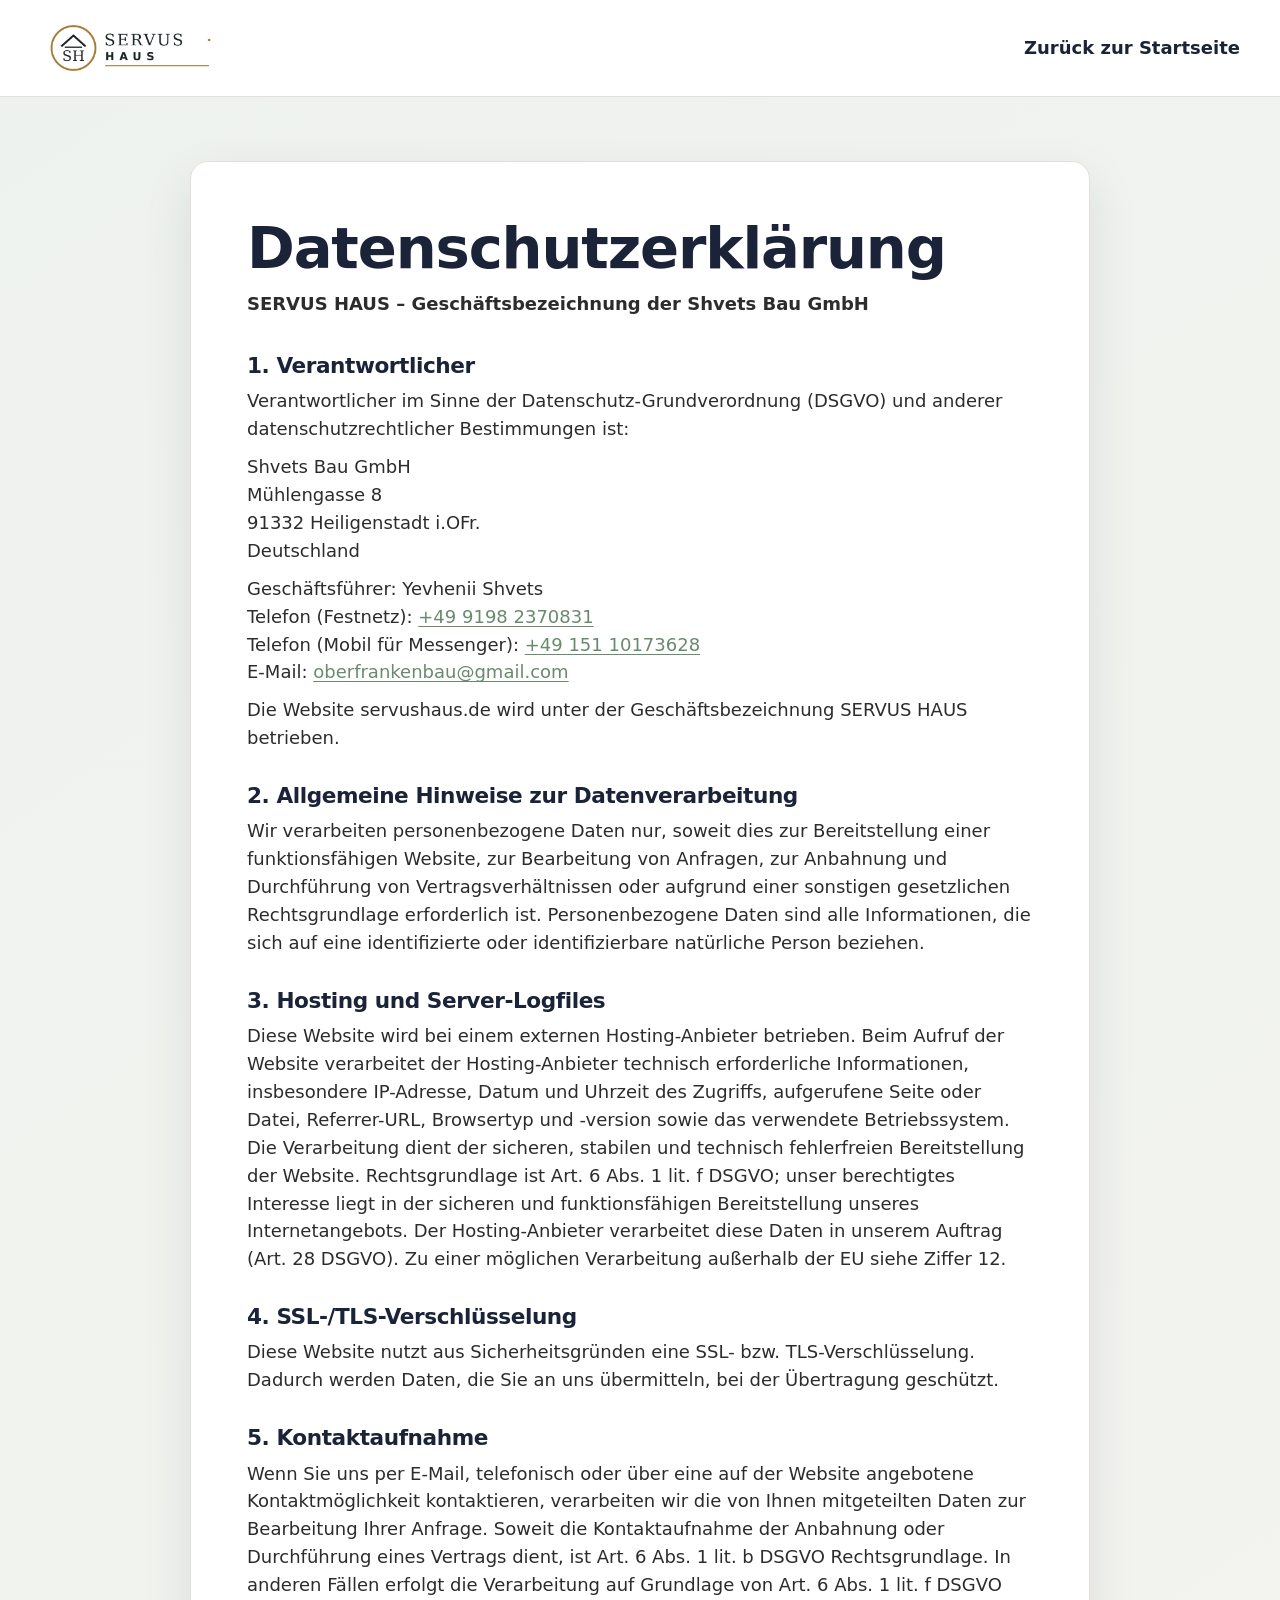
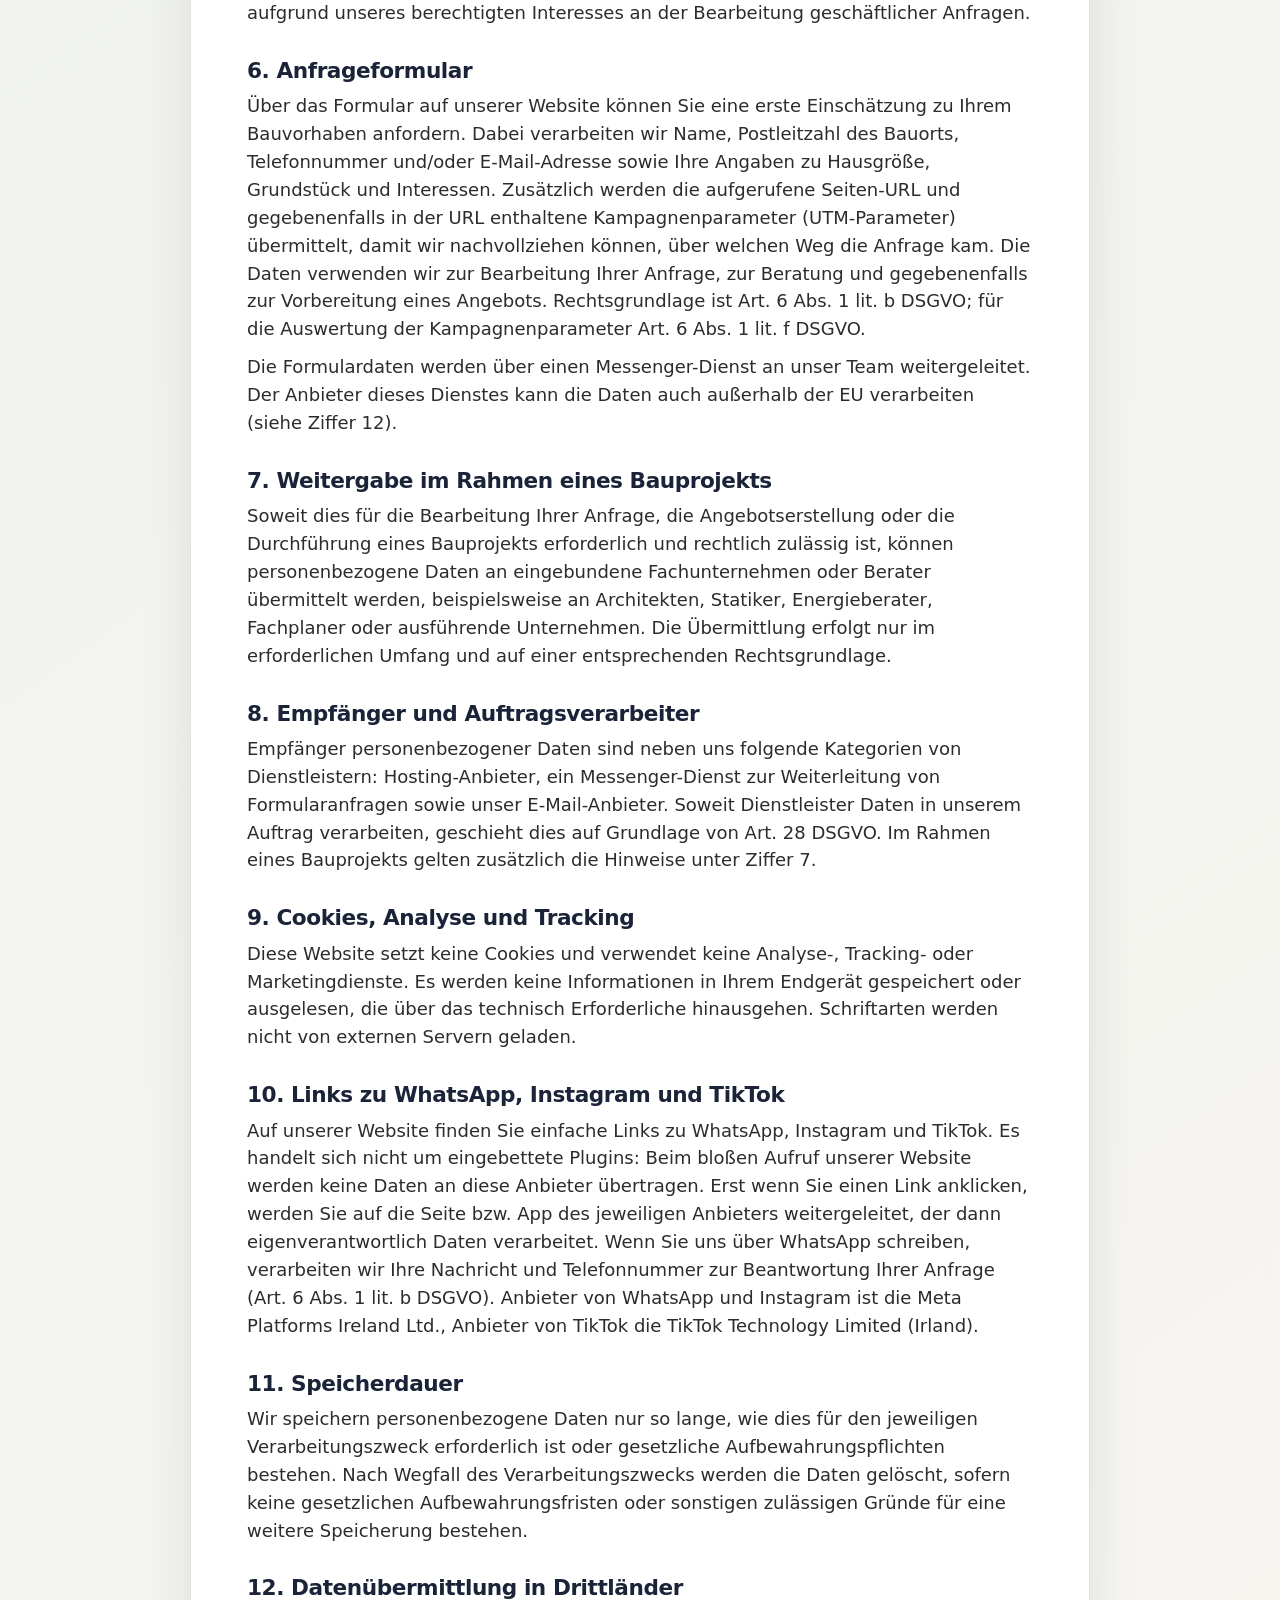
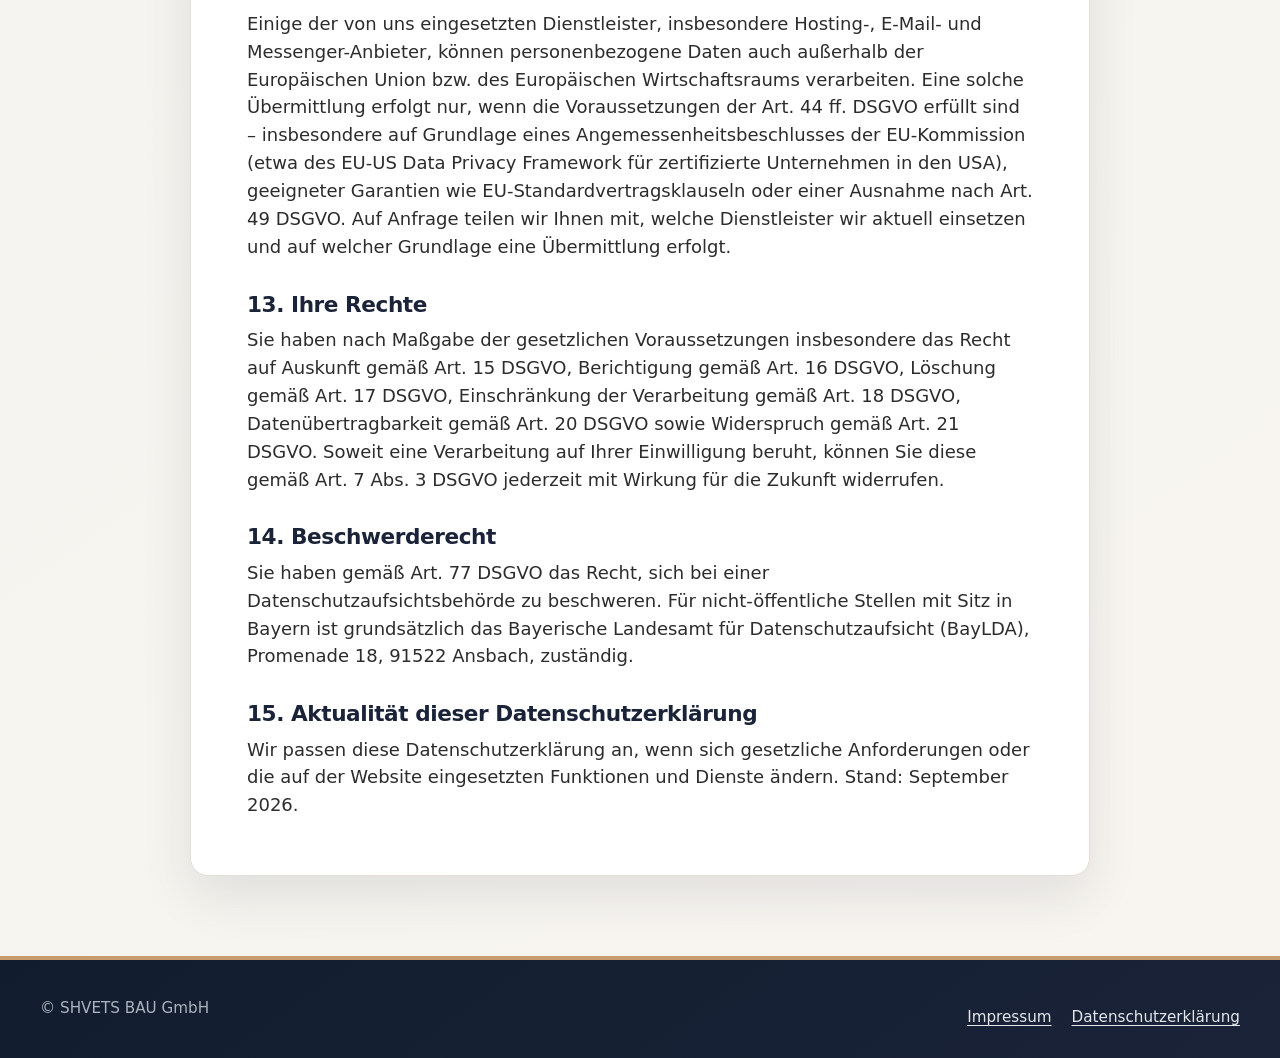
<file: datenschutz.html>
<!DOCTYPE html>
<html lang="de">
<head>
  <meta charset="utf-8">
  <meta name="viewport" content="width=device-width, initial-scale=1.0">
  <title>Datenschutzerklärung | SERVUS HAUS</title>
  <meta name="description" content="Datenschutzerklärung von SERVUS HAUS, einer Geschäftsbezeichnung der Shvets Bau GmbH.">
  <link rel="canonical" href="https://servushaus.de/datenschutz">
  <link rel="icon" href="images/favicon.ico" sizes="any">
  <link rel="stylesheet" href="styles.css?v=20260926">
</head>
<body>
  <header class="site-header">
    <div class="container header-inner">
      <a href="/" class="logo"><img src="images/logo.jpeg" alt="SERVUS HAUS" class="logo-img" width="1280" height="426"></a>
      <a href="/" class="legal-back">Zurück zur Startseite</a>
    </div>
  </header>

  <main class="legal-main">
    <article class="container legal-card">
      <h1>Datenschutzerklärung</h1>
      <p class="legal-brand">SERVUS HAUS – Geschäftsbezeichnung der Shvets Bau GmbH</p>

      <h2>1. Verantwortlicher</h2>
      <p>Verantwortlicher im Sinne der Datenschutz-Grundverordnung (DSGVO) und anderer datenschutzrechtlicher Bestimmungen ist:</p>
      <p>Shvets Bau GmbH<br>Mühlengasse 8<br>91332 Heiligenstadt i.OFr.<br>Deutschland</p>
      <p>Geschäftsführer: Yevhenii Shvets<br>Telefon (Festnetz): <a href="tel:+4991982370831">+49 9198 2370831</a><br>Telefon (Mobil für Messenger): <a href="tel:+4915110173628">+49 151 10173628</a><br>E-Mail: <a href="mailto:oberfrankenbau@gmail.com">oberfrankenbau@gmail.com</a></p>
      <p>Die Website servushaus.de wird unter der Geschäftsbezeichnung SERVUS HAUS betrieben.</p>

      <h2>2. Allgemeine Hinweise zur Datenverarbeitung</h2>
      <p>Wir verarbeiten personenbezogene Daten nur, soweit dies zur Bereitstellung einer funktionsfähigen Website, zur Bearbeitung von Anfragen, zur Anbahnung und Durchführung von Vertragsverhältnissen oder aufgrund einer sonstigen gesetzlichen Rechtsgrundlage erforderlich ist. Personenbezogene Daten sind alle Informationen, die sich auf eine identifizierte oder identifizierbare natürliche Person beziehen.</p>

      <h2>3. Hosting und Server-Logfiles</h2>
      <p>Diese Website wird bei einem externen Hosting-Anbieter betrieben. Beim Aufruf der Website verarbeitet der Hosting-Anbieter technisch erforderliche Informationen, insbesondere IP-Adresse, Datum und Uhrzeit des Zugriffs, aufgerufene Seite oder Datei, Referrer-URL, Browsertyp und -version sowie das verwendete Betriebssystem. Die Verarbeitung dient der sicheren, stabilen und technisch fehlerfreien Bereitstellung der Website. Rechtsgrundlage ist Art. 6 Abs. 1 lit. f DSGVO; unser berechtigtes Interesse liegt in der sicheren und funktionsfähigen Bereitstellung unseres Internetangebots. Der Hosting-Anbieter verarbeitet diese Daten in unserem Auftrag (Art. 28 DSGVO). Zu einer möglichen Verarbeitung außerhalb der EU siehe Ziffer 12.</p>
      <h2>4. SSL-/TLS-Verschlüsselung</h2>
      <p>Diese Website nutzt aus Sicherheitsgründen eine SSL- bzw. TLS-Verschlüsselung. Dadurch werden Daten, die Sie an uns übermitteln, bei der Übertragung geschützt.</p>

      <h2>5. Kontaktaufnahme</h2>
      <p>Wenn Sie uns per E-Mail, telefonisch oder über eine auf der Website angebotene Kontaktmöglichkeit kontaktieren, verarbeiten wir die von Ihnen mitgeteilten Daten zur Bearbeitung Ihrer Anfrage. Soweit die Kontaktaufnahme der Anbahnung oder Durchführung eines Vertrags dient, ist Art. 6 Abs. 1 lit. b DSGVO Rechtsgrundlage. In anderen Fällen erfolgt die Verarbeitung auf Grundlage von Art. 6 Abs. 1 lit. f DSGVO aufgrund unseres berechtigten Interesses an der Bearbeitung geschäftlicher Anfragen.</p>

      <h2>6. Anfrageformular</h2>
      <p>Über das Formular auf unserer Website können Sie eine erste Einschätzung zu Ihrem Bauvorhaben anfordern. Dabei verarbeiten wir Name, Postleitzahl des Bauorts, Telefonnummer und/oder E-Mail-Adresse sowie Ihre Angaben zu Hausgröße, Grundstück und Interessen. Zusätzlich werden die aufgerufene Seiten-URL und gegebenenfalls in der URL enthaltene Kampagnenparameter (UTM-Parameter) übermittelt, damit wir nachvollziehen können, über welchen Weg die Anfrage kam. Die Daten verwenden wir zur Bearbeitung Ihrer Anfrage, zur Beratung und gegebenenfalls zur Vorbereitung eines Angebots. Rechtsgrundlage ist Art. 6 Abs. 1 lit. b DSGVO; für die Auswertung der Kampagnenparameter Art. 6 Abs. 1 lit. f DSGVO.</p>
      <p>Die Formulardaten werden über einen Messenger-Dienst an unser Team weitergeleitet. Der Anbieter dieses Dienstes kann die Daten auch außerhalb der EU verarbeiten (siehe Ziffer 12).</p>
      <h2>7. Weitergabe im Rahmen eines Bauprojekts</h2>
      <p>Soweit dies für die Bearbeitung Ihrer Anfrage, die Angebotserstellung oder die Durchführung eines Bauprojekts erforderlich und rechtlich zulässig ist, können personenbezogene Daten an eingebundene Fachunternehmen oder Berater übermittelt werden, beispielsweise an Architekten, Statiker, Energieberater, Fachplaner oder ausführende Unternehmen. Die Übermittlung erfolgt nur im erforderlichen Umfang und auf einer entsprechenden Rechtsgrundlage.</p>

      <h2>8. Empfänger und Auftragsverarbeiter</h2>
      <p>Empfänger personenbezogener Daten sind neben uns folgende Kategorien von Dienstleistern: Hosting-Anbieter, ein Messenger-Dienst zur Weiterleitung von Formularanfragen sowie unser E-Mail-Anbieter. Soweit Dienstleister Daten in unserem Auftrag verarbeiten, geschieht dies auf Grundlage von Art. 28 DSGVO. Im Rahmen eines Bauprojekts gelten zusätzlich die Hinweise unter Ziffer 7.</p>
      <h2>9. Cookies, Analyse und Tracking</h2>
      <p>Diese Website setzt keine Cookies und verwendet keine Analyse-, Tracking- oder Marketingdienste. Es werden keine Informationen in Ihrem Endgerät gespeichert oder ausgelesen, die über das technisch Erforderliche hinausgehen. Schriftarten werden nicht von externen Servern geladen.</p>

      <h2>10. Links zu WhatsApp, Instagram und TikTok</h2>
      <p>Auf unserer Website finden Sie einfache Links zu WhatsApp, Instagram und TikTok. Es handelt sich nicht um eingebettete Plugins: Beim bloßen Aufruf unserer Website werden keine Daten an diese Anbieter übertragen. Erst wenn Sie einen Link anklicken, werden Sie auf die Seite bzw. App des jeweiligen Anbieters weitergeleitet, der dann eigenverantwortlich Daten verarbeitet. Wenn Sie uns über WhatsApp schreiben, verarbeiten wir Ihre Nachricht und Telefonnummer zur Beantwortung Ihrer Anfrage (Art. 6 Abs. 1 lit. b DSGVO). Anbieter von WhatsApp und Instagram ist die Meta Platforms Ireland Ltd., Anbieter von TikTok die TikTok Technology Limited (Irland).</p>
      <h2>11. Speicherdauer</h2>
      <p>Wir speichern personenbezogene Daten nur so lange, wie dies für den jeweiligen Verarbeitungszweck erforderlich ist oder gesetzliche Aufbewahrungspflichten bestehen. Nach Wegfall des Verarbeitungszwecks werden die Daten gelöscht, sofern keine gesetzlichen Aufbewahrungsfristen oder sonstigen zulässigen Gründe für eine weitere Speicherung bestehen.</p>

      <h2>12. Datenübermittlung in Drittländer</h2>
      <p>Einige der von uns eingesetzten Dienstleister, insbesondere Hosting-, E-Mail- und Messenger-Anbieter, können personenbezogene Daten auch außerhalb der Europäischen Union bzw. des Europäischen Wirtschaftsraums verarbeiten. Eine solche Übermittlung erfolgt nur, wenn die Voraussetzungen der Art. 44 ff. DSGVO erfüllt sind – insbesondere auf Grundlage eines Angemessenheitsbeschlusses der EU-Kommission (etwa des EU-US Data Privacy Framework für zertifizierte Unternehmen in den USA), geeigneter Garantien wie EU-Standardvertragsklauseln oder einer Ausnahme nach Art. 49 DSGVO. Auf Anfrage teilen wir Ihnen mit, welche Dienstleister wir aktuell einsetzen und auf welcher Grundlage eine Übermittlung erfolgt.</p>
      <h2>13. Ihre Rechte</h2>
      <p>Sie haben nach Maßgabe der gesetzlichen Voraussetzungen insbesondere das Recht auf Auskunft gemäß Art. 15 DSGVO, Berichtigung gemäß Art. 16 DSGVO, Löschung gemäß Art. 17 DSGVO, Einschränkung der Verarbeitung gemäß Art. 18 DSGVO, Datenübertragbarkeit gemäß Art. 20 DSGVO sowie Widerspruch gemäß Art. 21 DSGVO. Soweit eine Verarbeitung auf Ihrer Einwilligung beruht, können Sie diese gemäß Art. 7 Abs. 3 DSGVO jederzeit mit Wirkung für die Zukunft widerrufen.</p>

      <h2>14. Beschwerderecht</h2>
      <p>Sie haben gemäß Art. 77 DSGVO das Recht, sich bei einer Datenschutzaufsichtsbehörde zu beschweren. Für nicht-öffentliche Stellen mit Sitz in Bayern ist grundsätzlich das Bayerische Landesamt für Datenschutzaufsicht (BayLDA), Promenade 18, 91522 Ansbach, zuständig.</p>

      <h2>15. Aktualität dieser Datenschutzerklärung</h2>
      <p>Wir passen diese Datenschutzerklärung an, wenn sich gesetzliche Anforderungen oder die auf der Website eingesetzten Funktionen und Dienste ändern. Stand: September 2026.</p>
    </article>
  </main>

  <footer class="site-footer legal-footer">
    <div class="container">
      <p>© SHVETS BAU GmbH</p>
      <nav class="footer-legal-links" aria-label="Rechtliche Hinweise">
        <a href="/impressum">Impressum</a>
        <a href="/datenschutz" aria-current="page">Datenschutzerklärung</a>
      </nav>
    </div>
  </footer>
</body>
</html>
</file>
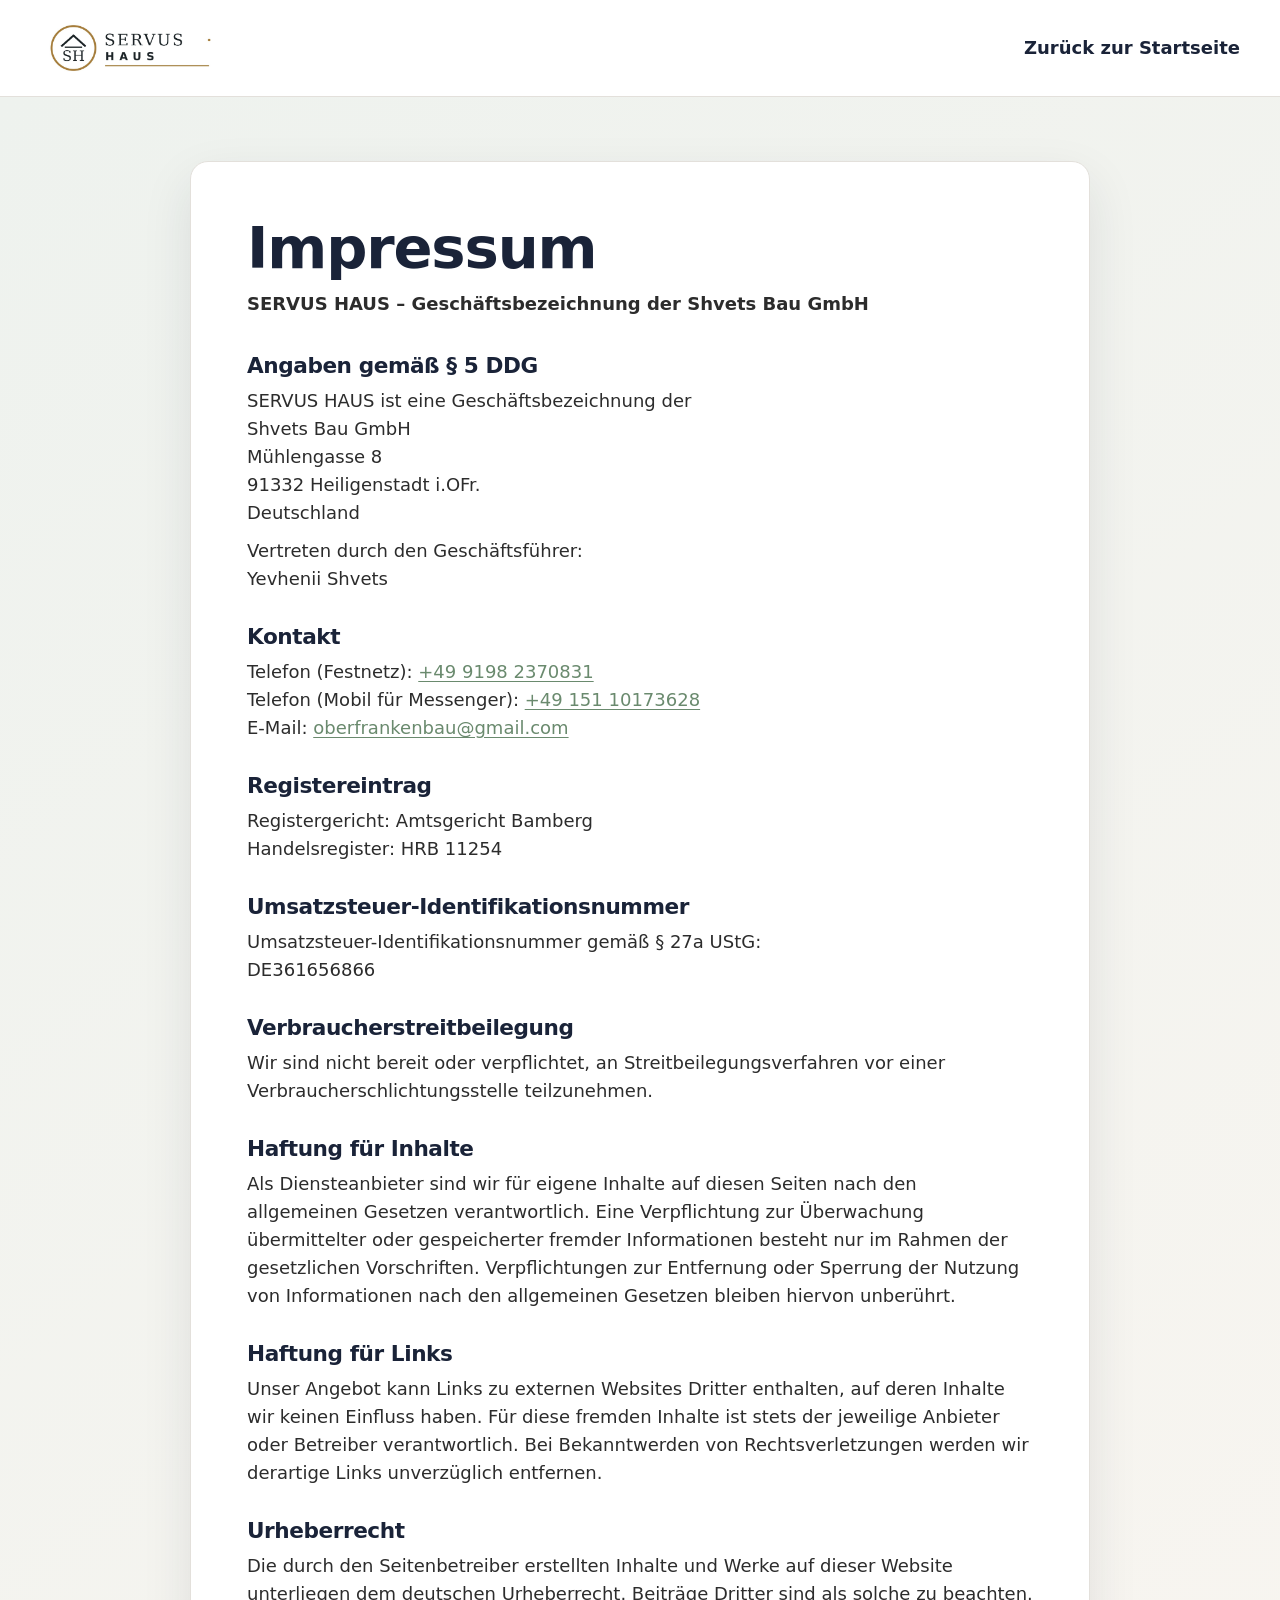
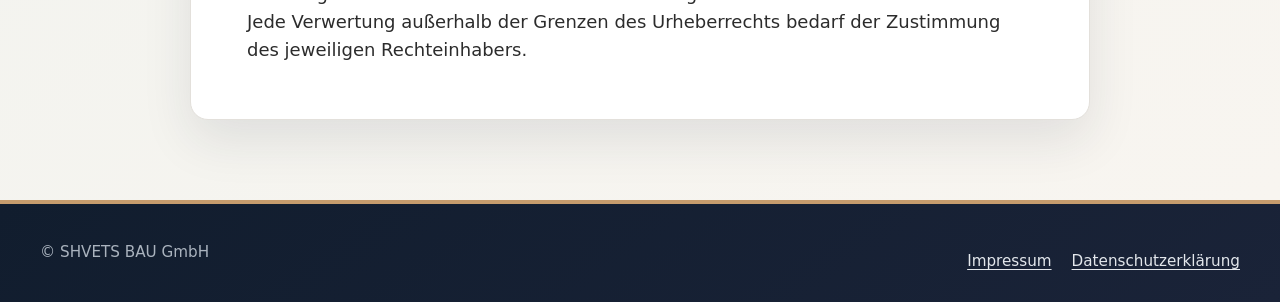
<file: impressum.html>
<!DOCTYPE html>
<html lang="de">
<head>
  <meta charset="utf-8">
  <meta name="viewport" content="width=device-width, initial-scale=1.0">
  <title>Impressum | SERVUS HAUS</title>
  <meta name="description" content="Impressum von SERVUS HAUS, einer Geschäftsbezeichnung der Shvets Bau GmbH.">
  <link rel="canonical" href="https://servushaus.de/impressum">
  <link rel="icon" href="images/favicon.ico" sizes="any">
  <link rel="stylesheet" href="styles.css?v=20260926">
</head>
<body>
  <header class="site-header">
    <div class="container header-inner">
      <a href="/" class="logo"><img src="images/logo.jpeg" alt="SERVUS HAUS" class="logo-img" width="1280" height="426"></a>
      <a href="/" class="legal-back">Zurück zur Startseite</a>
    </div>
  </header>

  <main class="legal-main">
    <article class="container legal-card">
      <h1>Impressum</h1>
      <p class="legal-brand">SERVUS HAUS – Geschäftsbezeichnung der Shvets Bau GmbH</p>

      <h2>Angaben gemäß § 5 DDG</h2>
      <p>SERVUS HAUS ist eine Geschäftsbezeichnung der<br>Shvets Bau GmbH<br>Mühlengasse 8<br>91332 Heiligenstadt i.OFr.<br>Deutschland</p>
      <p>Vertreten durch den Geschäftsführer:<br>Yevhenii Shvets</p>

      <h2>Kontakt</h2>
      <p>Telefon (Festnetz): <a href="tel:+4991982370831">+49 9198 2370831</a><br>Telefon (Mobil für Messenger): <a href="tel:+4915110173628">+49 151 10173628</a><br>E-Mail: <a href="mailto:oberfrankenbau@gmail.com">oberfrankenbau@gmail.com</a></p>

      <h2>Registereintrag</h2>
      <p>Registergericht: Amtsgericht Bamberg<br>Handelsregister: HRB 11254</p>

      <h2>Umsatzsteuer-Identifikationsnummer</h2>
      <p>Umsatzsteuer-Identifikationsnummer gemäß § 27a UStG:<br>DE361656866</p>

      <h2>Verbraucherstreitbeilegung</h2>
      <p>Wir sind nicht bereit oder verpflichtet, an Streitbeilegungsverfahren vor einer Verbraucherschlichtungsstelle teilzunehmen.</p>

      <h2>Haftung für Inhalte</h2>
      <p>Als Diensteanbieter sind wir für eigene Inhalte auf diesen Seiten nach den allgemeinen Gesetzen verantwortlich. Eine Verpflichtung zur Überwachung übermittelter oder gespeicherter fremder Informationen besteht nur im Rahmen der gesetzlichen Vorschriften. Verpflichtungen zur Entfernung oder Sperrung der Nutzung von Informationen nach den allgemeinen Gesetzen bleiben hiervon unberührt.</p>

      <h2>Haftung für Links</h2>
      <p>Unser Angebot kann Links zu externen Websites Dritter enthalten, auf deren Inhalte wir keinen Einfluss haben. Für diese fremden Inhalte ist stets der jeweilige Anbieter oder Betreiber verantwortlich. Bei Bekanntwerden von Rechtsverletzungen werden wir derartige Links unverzüglich entfernen.</p>

      <h2>Urheberrecht</h2>
      <p>Die durch den Seitenbetreiber erstellten Inhalte und Werke auf dieser Website unterliegen dem deutschen Urheberrecht. Beiträge Dritter sind als solche zu beachten. Jede Verwertung außerhalb der Grenzen des Urheberrechts bedarf der Zustimmung des jeweiligen Rechteinhabers.</p>
    </article>
  </main>

  <footer class="site-footer legal-footer">
    <div class="container">
      <p>© SHVETS BAU GmbH</p>
      <nav class="footer-legal-links" aria-label="Rechtliche Hinweise">
        <a href="/impressum" aria-current="page">Impressum</a>
        <a href="/datenschutz">Datenschutzerklärung</a>
      </nav>
    </div>
  </footer>
</body>
</html>
</file>
<file: styles.css>
:root {
  --bg: #F7F5F2;
  --surface: #FFFFFF;
  --graphite: #1A2338;
  --green: #6A8A6E;
  --gold: #C69C6D;
  --text: #2C2C2C;
  --muted: #6B6B6B;
  --line: #E3E0DB;
  --focus: #2D7DC6;
  --shadow: 0 12px 32px rgba(26,35,56,0.08);
  --radius: 12px;
}

*, *::before, *::after { box-sizing: border-box; }

html { scroll-behavior: smooth; }

body {
  margin: 0;
  font-family: Inter, system-ui, -apple-system, BlinkMacSystemFont, 'Segoe UI', sans-serif;
  font-size: 18px;
  line-height: 1.55;
  color: var(--text);
  background: var(--bg);
}

h1, h2, h3, p, ul, ol, figure { margin: 0; }

ul, ol { padding: 0; list-style: none; }

a { color: var(--graphite); text-underline-offset: 3px; }
a:focus-visible, button:focus-visible, input:focus-visible, select:focus-visible, summary:focus-visible { outline: 3px solid var(--focus); outline-offset: 2px; border-radius: 4px; }

img { max-width: 100%; height: auto; display: block; }

.container { width: min(1200px, calc(100% - 32px)); margin: 0 auto; }

.visually-hidden { position: absolute; width: 1px; height: 1px; padding: 0; margin: -1px; overflow: hidden; clip: rect(0,0,0,0); white-space: nowrap; border: 0; }

.btn {
  display: inline-flex;
  align-items: center;
  justify-content: center;
  min-height: 48px;
  padding: 0 24px;
  border: 0;
  border-radius: 8px;
  font-size: 1rem;
  font-weight: 600;
  text-decoration: none;
  cursor: pointer;
  transition: transform .15s, background .15s, color .15s;
}
.btn:hover { transform: translateY(-2px); }
.btn-primary { background: var(--graphite); color: #fff; }
.btn-primary:hover { background: #101725; }
.btn-secondary { background: var(--gold); color: var(--graphite); }
.btn-secondary:hover { background: #B68C5C; }
.btn-sm { min-height: 40px; padding: 0 16px; font-size: .95rem; }

.text-link { background: none; border: 0; color: var(--graphite); text-decoration: underline; cursor: pointer; font: inherit; padding: 0; }

.site-header {
  position: sticky;
  top: 0;
  z-index: 100;
  background: rgba(255,255,255,0.98);
  backdrop-filter: blur(8px);
  border-bottom: 1px solid var(--line);
}

.header-inner {
  display: flex;
  align-items: center;
  justify-content: space-between;
  padding: 16px 0;
}

.logo {
  display: flex;
  align-items: center;
  text-decoration: none;
  color: var(--graphite);
  font-size: 1.35rem;
  font-weight: 800;
  letter-spacing: -0.02em;
}

.logo-img {
  height: 64px;
  width: auto;
  display: block;
  border-radius: 12px;
}

.main-nav { display: none; gap: 24px; align-items: center; }
.main-nav a { text-decoration: none; font-weight: 500; }
.main-nav .phone { font-weight: 600; white-space: nowrap; }

.social-icons { display: flex; align-items: center; gap: 10px; }
.social-icon { display: grid; place-items: center; width: 34px; height: 34px; border: 1px solid currentColor; border-radius: 50%; color: var(--graphite); }
.social-icon svg { width: 19px; height: 19px; fill: currentColor; stroke: none; }
.social-icon svg rect, .social-icon svg circle { fill: none; stroke: currentColor; stroke-width: 1.8; }
.social-icon svg .social-icon-fill { fill: currentColor; stroke: none; }
.social-icons-header { display: none; flex-shrink: 0; gap: 6px; }
.social-icons-header .social-icon { width: 28px; height: 28px; }
.social-icons-header .social-icon svg { width: 16px; height: 16px; }
.social-icons-mobile { padding: 18px 12px; }

.menu-toggle {
  display: flex;
  flex-direction: column;
  gap: 5px;
  width: 32px;
  height: 32px;
  background: none;
  border: 0;
  cursor: pointer;
}
.menu-toggle span { display: block; width: 100%; height: 3px; background: var(--graphite); border-radius: 2px; }
.header-phone { display: flex; align-items: center; gap: 6px; margin-left: 6px; margin-right: auto; font-weight: 600; font-size: .85rem; color: var(--graphite); text-decoration: none; white-space: nowrap; }

.mobile-menu {
  position: absolute;
  top: 100%;
  left: 0;
  right: 0;
  background: var(--surface);
  border-bottom: 1px solid var(--line);
  padding: 16px;
  display: flex;
  flex-direction: column;
  gap: 12px;
}
.mobile-menu[hidden] { display: none; }
.mobile-menu a { padding: 12px; font-size: 1.1rem; text-decoration: none; border-bottom: 1px solid var(--line); }

section { padding: 72px 0; }

.kicker {
  display: inline-block;
  margin-bottom: 12px;
  font-size: .78rem;
  font-weight: 700;
  letter-spacing: 0.08em;
  color: var(--green);
  text-transform: uppercase;
}

h1, h2 { font-size: clamp(2rem, 6vw, 3.8rem); line-height: 1.08; font-weight: 700; letter-spacing: -0.02em; color: var(--graphite); }
h2 { font-size: clamp(1.8rem, 5vw, 2.8rem); }
h3 { font-size: 1.25rem; color: var(--graphite); }

.lead { margin-top: 12px; font-size: 1.15rem; color: var(--muted); max-width: 680px; }
.note { margin-top: 16px; font-size: .85rem; color: var(--muted); line-height: 1.45; }

.hero { position: relative; min-height: 680px; padding: 0; overflow: hidden; background: #0A1827; }
.hero-bg, .hero-bg img { position: absolute; inset: 0; width: 100%; height: 100%; }
.hero-bg img { object-fit: cover; object-position: center; }
.hero::before { position: absolute; inset: 0; z-index: 1; background: linear-gradient(90deg, rgba(10, 24, 39, .88) 0%, rgba(10, 24, 39, .68) 38%, rgba(10, 24, 39, .08) 72%); content: ""; }
.hero + .sip { padding-top: 20px; }
.hero-inner { position: relative; z-index: 2; display: flex; min-height: 680px; align-items: center; padding: 64px 0 120px; }
.hero-content { max-width: 690px; color: #fff; }
.hero .kicker { margin-bottom: 18px; font-weight: 700; text-transform: uppercase; color: #E9BE70; font-size: .95rem; letter-spacing: .18em; }
.hero h1 { max-width: 12ch; color: #fff; font-size: clamp(2.6rem, 5.4vw, 4.8rem); line-height: 1.02; hyphens: manual; text-shadow: 0 2px 18px rgba(0, 0, 0, .2); }
.hero-subtitle { margin-top: 18px; color: #fff; font-size: clamp(1.35rem, 2.5vw, 2rem); font-weight: 600; }
.hero-bullets { display: flex; flex-wrap: wrap; gap: 12px 28px; margin-top: 26px; font-weight: 600; }
.hero-bullets li { position: relative; padding-left: 30px; }
.hero-bullets li::before { content: '✓'; position: absolute; left: 0; top: -.08em; color: #E9BE70; font-size: 1.25rem; font-weight: 800; }
.hero-ctas { display: flex; flex-wrap: wrap; gap: 14px; margin-top: 32px; }
.hero .btn { min-height: 56px; padding: 0 26px; font-size: 1.05rem; }
.hero .btn-primary { background: #E9B95F; color: var(--graphite); }
.hero .btn-primary:hover { background: #F1C875; }
.hero .btn-secondary { border: 2px solid rgba(255,255,255,.85); background: rgba(15, 28, 43, .3); color: #fff; }
.hero .btn-secondary:hover { background: rgba(255,255,255,.14); }
.hero-price { margin-top: 28px; color: #fff; font-size: clamp(1rem, 2vw, 1.35rem); font-weight: 500; }
.hero-price span:first-child::after { content: ' · '; margin: 0 8px; }
.hero-visual-label { position: absolute; z-index: 2; right: 16px; bottom: 16px; padding: 4px 8px; border-radius: 4px; background: rgba(0,0,0,.5); color: #fff; font-size: .75rem; }

.short-form { margin-top: 40px; padding: 20px; background: var(--surface); border-radius: var(--radius); box-shadow: var(--shadow); }
.short-form-title { font-weight: 600; margin-bottom: 12px; }
.short-form-row { display: grid; gap: 12px; }
.short-form-row input, .short-form-row select { width: 100%; height: 48px; padding: 0 14px; border: 1px solid var(--line); border-radius: 8px; font: inherit; background: #fff; }
.short-form-row button { width: 100%; }

.form-message { margin-top: 12px; font-size: .95rem; }
.form-message.success { color: #2B6A36; }
.form-message.error { color: #A32222; }

.success-dialog { width: min(420px, calc(100% - 32px)); padding: 32px; border: 0; border-radius: var(--radius); box-shadow: var(--shadow); text-align: center; color: var(--text); }
.success-dialog::backdrop { background: rgba(24, 34, 46, .62); }
.success-dialog-icon { display: grid; place-items: center; width: 56px; height: 56px; margin: 0 auto 16px; border-radius: 50%; background: var(--green); color: #fff; font-size: 1.75rem; font-weight: 700; }
.success-dialog h2 { font-size: 1.75rem; }
.success-dialog p { margin: 12px 0 24px; color: var(--muted); }
.success-dialog .btn { width: 100%; }

.sip { background: linear-gradient(180deg, #EEF2EE, var(--surface)); }
.sip h2, .all-in-one h2, .interior h2, .energy h2, .steps h2 { margin-bottom: 12px; }
.sip > .container > .lead { max-width: none; }
.sip-section-fig { position: relative; margin: 36px 0 0; border: 1px solid rgba(255,255,255,.7); border-radius: 20px; overflow: hidden; box-shadow: 0 24px 56px rgba(26,35,56,.14); }
.sip-section-fig::after { position: absolute; inset: auto 0 0; height: 24%; background: linear-gradient(transparent, rgba(8,20,31,.48)); content: ''; pointer-events: none; }
.sip-section-fig img { width: 100%; aspect-ratio: 16/9; object-fit: cover; }
.sip-section-fig figcaption { position: absolute; z-index: 1; right: 14px; bottom: 12px; color: #fff; font-size: .78rem; }

.cards-grid { display: grid; gap: 20px; margin-top: 32px; }
.card { padding: 24px; background: var(--bg); border-radius: var(--radius); }
.sip .card { display: grid; grid-template-columns: 68px minmax(0, 1fr); column-gap: 18px; align-items: start; padding: 26px; border: 1px solid rgba(227,224,219,.85); border-radius: 16px; background: rgba(255,255,255,.9); box-shadow: 0 10px 28px rgba(26,35,56,.07); transition: transform .2s, box-shadow .2s; }
.sip .card:hover { transform: translateY(-4px); box-shadow: 0 18px 36px rgba(26,35,56,.12); }
.card-icon { grid-row: 1 / 3; align-self: center; width: 68px; height: 68px; object-fit: contain; }
.card h3 { margin-bottom: 8px; }
.card p { color: var(--muted); font-size: .98rem; }

.models { background: linear-gradient(180deg, #F4F1EC, #EDE8E0); }
.models h2 { margin-bottom: 8px; }
.model-card { position: relative; display: flex; flex-direction: column; padding: 18px; overflow: hidden; border: 1px solid rgba(198,156,109,.22); border-radius: 18px; background: rgba(255,255,255,.94); box-shadow: 0 18px 42px rgba(26,35,56,.1); transition: transform .2s, box-shadow .2s; }
.model-card:hover { transform: translateY(-6px); box-shadow: 0 26px 52px rgba(26,35,56,.16); }
.model-card.popular { border-color: rgba(198,156,109,.8); box-shadow: 0 20px 48px rgba(139,104,56,.16); }
.model-img { position: relative; margin-bottom: 20px; border-radius: 12px; overflow: hidden; }
.model-img::after { position: absolute; inset: auto 0 0; height: 30%; background: linear-gradient(transparent, rgba(8,20,31,.48)); content: ''; pointer-events: none; }
.model-img img { width: 100%; aspect-ratio: 4/3; object-fit: cover; transition: transform .35s; }
.model-card:hover .model-img img { transform: scale(1.025); }
.model-img .image-label { position: absolute; z-index: 1; right: 10px; bottom: 10px; padding: 3px 6px; border-radius: 4px; background: rgba(0,0,0,.42); color: #fff; font-size: .72rem; }
.badge { position: absolute; z-index: 1; top: 10px; right: 10px; padding: 6px 10px; border-radius: 20px; background: #E9B95F; color: var(--graphite); font-size: .75rem; font-weight: 700; }
.model-card h3 { font-size: 1.5rem; }
.model-size { margin: 5px 0; color: var(--green); font-weight: 700; letter-spacing: .03em; }
.model-desc { color: var(--muted); flex: 1; }
.model-price { margin: 18px 0 12px; padding-top: 16px; border-top: 1px solid var(--line); color: var(--graphite); font-size: 1.3rem; font-weight: 800; }
.model-card .btn { width: 100%; margin-top: 8px; background: var(--gold); }
.model-card .btn:hover { background: #B68C5C; }
.models-note { margin-top: 32px; padding: 20px 24px; border: 1px solid #D8B39E; border-radius: 14px; background: rgba(255,255,255,.58); text-align: center; color: var(--graphite); font-size: 1.2rem; font-weight: 600; line-height: 1.35; }

.all-in-one { background: linear-gradient(180deg, var(--surface), #F5F2ED); }
.all-in-one .lead { max-width: 780px; }
.two-col { display: grid; gap: 24px; margin-top: 36px; }
.two-col > div { padding: 28px; border: 1px solid var(--line); border-radius: 16px; background: rgba(255,255,255,.82); box-shadow: 0 12px 30px rgba(26,35,56,.07); }
.two-col > div:nth-child(2) { background: rgba(239,244,239,.88); }
.two-col h3 { display: flex; align-items: center; gap: 12px; margin-bottom: 20px; color: var(--graphite); font-size: 1.35rem; }
.two-col h3::before { display: grid; place-items: center; flex: 0 0 40px; height: 40px; border-radius: 50%; background: var(--graphite); color: #fff; font-size: .78rem; letter-spacing: .04em; content: '01'; }
.two-col > div:nth-child(2) h3::before { background: var(--green); content: '02'; }
.two-col ul { display: grid; gap: 10px; }
.two-col li { position: relative; padding: 12px 14px 12px 42px; border: 1px solid rgba(227,224,219,.85); border-radius: 10px; background: #fff; color: var(--text); }
.two-col li::before { position: absolute; left: 14px; top: 50%; width: 18px; height: 18px; border-radius: 50%; background: #E7EFE8; color: var(--green); font-size: .75rem; font-weight: 800; line-height: 18px; text-align: center; content: '✓'; transform: translateY(-50%); }
.scope-box { position: relative; margin-top: 24px; padding: 28px 28px 28px 34px; overflow: hidden; border: 1px solid #DEC7A8; border-radius: 16px; background: linear-gradient(135deg, #FFF9F0, #F4E8D8); box-shadow: 0 10px 24px rgba(89,68,38,.06); }
.scope-box::before { position: absolute; inset: 0 auto 0 0; width: 6px; background: var(--gold); content: ''; }
.scope-box h3 { margin-bottom: 12px; color: var(--graphite); font-size: 1.3rem; }
.scope-box p { color: var(--text); font-size: .98rem; }
.scope-box .separat { margin-top: 16px; padding-top: 16px; border-top: 1px solid rgba(198,156,109,.35); color: var(--muted); }

.interior { overflow: hidden; background: linear-gradient(135deg, #F3EFE9, #E9EEE9); }
.interior-grid { display: grid; gap: 24px; }
.interior-text { position: relative; z-index: 2; padding: 28px; border: 1px solid rgba(255,255,255,.8); border-radius: 18px; background: rgba(255,255,255,.94); box-shadow: 0 20px 50px rgba(26,35,56,.12); }
.interior-text h2::after { display: block; width: 64px; height: 4px; margin-top: 18px; border-radius: 4px; background: var(--gold); content: ''; }
.interior-text .lead { margin-top: 20px; }
.interior-list { display: flex; flex-wrap: wrap; gap: 8px; margin-top: 22px; }
.interior-list li { padding: 8px 13px; border: 1px solid #E3D5C2; border-radius: 20px; background: #FBF7F1; color: var(--graphite); font-size: .9rem; font-weight: 500; }
.materials { margin-top: 22px; padding-left: 16px; border-left: 3px solid var(--gold); color: var(--muted); }
.emotion { margin-top: 24px; padding-top: 20px; border-top: 1px solid var(--line); color: var(--graphite); font-size: 1.25rem; font-weight: 700; }
.interior-text .btn { margin-top: 4px; background: var(--green); }
.interior-text .btn:hover { background: #58765C; }
.interior-fig { position: relative; border-radius: 18px; overflow: hidden; box-shadow: 0 20px 50px rgba(26,35,56,.16); }
.interior-fig img { display: block; width: 100%; aspect-ratio: 4/3; object-fit: cover; }
.interior-fig figcaption { position: absolute; right: 10px; bottom: 10px; padding: 3px 6px; border-radius: 4px; background: rgba(0,0,0,0.55); color: #fff; font-size: .8rem; }

.energy { background: linear-gradient(145deg, #16243A, #22354A); }
.energy h2 { max-width: 760px; color: #fff; }
.energy-grid { display: grid; gap: 18px; margin-top: 36px; }
.energy-card { position: relative; padding: 28px; overflow: hidden; border: 1px solid rgba(255,255,255,.12); border-radius: 16px; background: rgba(255,255,255,.07); box-shadow: inset 0 1px 0 rgba(255,255,255,.08); }
.energy-card::before { display: block; width: 36px; height: 3px; margin-bottom: 20px; border-radius: 3px; background: var(--gold); content: ''; }
.energy-card h3 { margin-bottom: 12px; color: #fff; }
.energy-card p { color: #CDD5DE; font-size: .96rem; }
.energy .section-cta .btn { background: #E9B95F; color: var(--graphite); box-shadow: 0 10px 28px rgba(0,0,0,.18); }
.energy .section-cta .btn:hover { background: #F1C875; }
.energy .note { color: #AEB9C5; text-align: center; }

.steps { background: linear-gradient(180deg, #F5F2ED, #fff); }
.steps-list { display: grid; gap: 20px; margin-top: 36px; }
.steps-list li { position: relative; min-height: 190px; padding: 78px 24px 26px; overflow: hidden; border: 1px solid var(--line); border-radius: 16px; background: var(--surface); box-shadow: 0 14px 34px rgba(26,35,56,.08); }
.steps-list li::after { position: absolute; top: 0; right: 0; left: 0; height: 5px; background: linear-gradient(90deg, var(--gold), #E8D2B4); content: ''; }
.step-num { position: absolute; top: 22px; left: 24px; display: flex; width: 42px; height: 42px; align-items: center; justify-content: center; border: 1px solid rgba(198,156,109,.5); border-radius: 50%; background: #F7EFE3; color: var(--graphite); font-weight: 800; }
.steps-list h3 { margin-bottom: 8px; font-size: 1.3rem; }
.steps-list p { color: var(--muted); }

.trust-list { display: flex; flex-wrap: wrap; justify-content: center; gap: 10px; margin-top: 32px; }
.trust-list li { position: relative; padding: 9px 14px 9px 34px; border: 1px solid #DDE6DE; border-radius: 24px; background: #F4F8F4; color: var(--graphite); font-size: .88rem; }
.trust-list li::before { position: absolute; left: 13px; color: var(--green); font-weight: 800; content: '✓'; }

.faq-form { padding-bottom: 72px; background: linear-gradient(145deg, #EEF2EE, #F8F5F0); }
.faq-form-grid { display: grid; gap: 32px; align-items: start; }
.faq { padding-top: 10px; }
.faq h2 { margin-bottom: 14px; }
.faq-list { display: flex; flex-direction: column; gap: 12px; margin-top: 28px; }
.faq-list details { padding: 0 20px; border: 1px solid rgba(227,224,219,.9); border-radius: 14px; background: rgba(255,255,255,.9); box-shadow: 0 8px 24px rgba(26,35,56,.05); }
.faq-list details[open] { border-color: rgba(106,138,110,.45); box-shadow: 0 12px 28px rgba(26,35,56,.08); }
.faq-list summary { display: flex; align-items: center; justify-content: space-between; gap: 16px; padding: 20px 0; color: var(--graphite); font-weight: 650; cursor: pointer; list-style: none; }
.faq-list summary::-webkit-details-marker { display: none; }
.faq-list summary::after { display: grid; flex: 0 0 30px; height: 30px; place-items: center; border-radius: 50%; background: #EAF0EA; color: var(--green); font-size: 1.25rem; content: '+'; }
.faq-list details[open] summary::after { content: '−'; }
.faq-list p { padding: 0 0 20px; color: var(--muted); font-size: .95rem; }

.final-form { padding: 32px; border: 1px solid rgba(255,255,255,.12); border-radius: 18px; background: linear-gradient(145deg, #18283D, #24394E); box-shadow: 0 24px 56px rgba(26,35,56,.2); }
.form-title { margin-bottom: 8px; color: #fff; font-size: 1.55rem; }
.required-note { margin-bottom: 24px; color: #BAC4CE; font-size: .82rem; }
.required-mark, .required-note span { color: #E9B95F; font-weight: 800; }
.form-hint { color: #BAC4CE; font-size: .82rem; font-weight: 400; }
.form-step { border: 0; padding: 0; margin: 0 0 26px; }
.form-step legend { margin-bottom: 12px; color: #fff; font-weight: 700; }
.radio-group, .checkbox-group { display: flex; flex-wrap: wrap; gap: 9px; }
.radio, .checkbox { display: inline-flex; align-items: center; gap: 7px; padding: 10px 14px; border: 1px solid rgba(255,255,255,.18); border-radius: 22px; background: rgba(255,255,255,.08); color: #EEF2F5; font-size: .92rem; cursor: pointer; transition: background .15s, border-color .15s; }
.radio:hover, .checkbox:hover, .radio:has(input:checked), .checkbox:has(input:checked) { border-color: #E9B95F; background: rgba(233,185,95,.16); }
.radio input, .checkbox input { accent-color: #E9B95F; }
.contact-fields { display: grid; gap: 10px; }
.contact-fields label { color: #C8D0D9; font-size: .88rem; }
.contact-fields input { width: 100%; height: 50px; padding: 0 14px; border: 1px solid rgba(255,255,255,.18); border-radius: 10px; background: rgba(255,255,255,.96); font: inherit; }
.contact-fields input:focus { border-color: #E9B95F; }
.consent { display: flex; align-items: flex-start; gap: 10px; margin-bottom: 24px; color: #BAC4CE; font-size: .82rem; }
.consent input { margin-top: 3px; accent-color: #E9B95F; }
.consent a { color: #E9B95F; }
.final-form .btn { width: 100%; min-height: 54px; background: #E9B95F; color: var(--graphite); }
.final-form .btn:hover { background: #F1C875; }
.final-form .form-message.success { color: #BFE2C3; }
.final-form .form-message.error { color: #FFB9B9; }

.site-footer { padding: 56px 0 44px; border-top: 4px solid var(--gold); background: linear-gradient(145deg, #111D2E, var(--graphite)); color: #D8DDE5; font-size: .95rem; }
.site-footer h3 { margin-bottom: 14px; color: #fff; font-size: 1.15rem; }
.site-footer p + p { margin-top: 12px; }
.brand-legal { margin-bottom: 18px; color: #BEC7D1; line-height: 1.45; }
.brand-legal strong { color: #fff; letter-spacing: .06em; }
.site-footer a { color: #E3E7EC; text-decoration: none; }
.site-footer a:hover { color: #fff; text-decoration: underline; }
.site-footer .text-link { margin-top: 14px; color: #D8DDE5; }
.site-footer .social-icon { border-color: rgba(255,255,255,.38); color: #fff; }
.social-icons-footer { margin-top: 24px; }
.footer-grid { display: grid; gap: 40px; }
.footer-grid > div { padding: 24px; border: 1px solid rgba(255,255,255,.08); border-radius: 14px; background: rgba(255,255,255,.035); }
.copyright { margin-top: 36px; padding-top: 24px; border-top: 1px solid rgba(255,255,255,.12); color: #AAB3BE; font-size: .85rem; }
.footer-footnote { margin-top: 16px; color: #929EAA; font-size: .75rem; line-height: 1.4; }
.footer-legal-links { display: flex; flex-wrap: wrap; gap: 12px 20px; margin-top: 18px; }
.footer-legal-links a { text-decoration: underline; }
.legal-main { min-height: calc(100vh - 97px); padding: 64px 0 80px; background: linear-gradient(145deg, #EEF2EE, #F8F5F0); }
.legal-card { max-width: 900px; padding: clamp(24px, 5vw, 56px); border: 1px solid var(--line); border-radius: 18px; background: #fff; box-shadow: 0 20px 50px rgba(26,35,56,.1); }
.legal-card h1 { margin-bottom: 8px; font-size: clamp(2.2rem, 6vw, 3.6rem); }
.legal-brand { margin-bottom: 36px; color: var(--green); font-weight: 600; }
.legal-card h2 { margin: 32px 0 10px; font-size: 1.35rem; }
.legal-card p { margin-top: 10px; color: var(--text); }
.legal-card a { color: var(--green); }
.legal-back { font-weight: 600; text-decoration: none; }
.legal-footer { padding: 28px 0; }
.legal-footer .container { display: flex; flex-wrap: wrap; align-items: center; justify-content: space-between; gap: 14px; }
.legal-footer p { color: #AAB3BE; }


.mobile-cta { position: fixed; bottom: 0; left: 0; right: 0; z-index: 90; display: grid; grid-template-columns: 1fr 2fr; gap: 10px; padding: 10px 16px calc(10px + env(safe-area-inset-bottom)); background: var(--surface); border-top: 1px solid var(--line); box-shadow: 0 -6px 18px rgba(26,35,56,.08); }
.mobile-cta .btn { width: 100%; min-height: 48px; padding: 0 12px; }

.section-cta { margin-top: 32px; }
.sip .section-cta .btn { display: flex; width: 100%; justify-content: center; text-align: center; }
.all-in-one .section-cta, .energy .section-cta, .steps .section-cta { display: flex; justify-content: center; }
.all-in-one .section-cta .btn { min-height: 56px; padding: 0 32px; background: #A9532B; font-size: 1.08rem; box-shadow: 0 8px 20px rgba(169, 83, 43, .25); }
.all-in-one .section-cta .btn:hover { background: #8F4525; }

@media (min-width: 720px) {
  body { font-size: 18px; }
  .main-nav { display: flex; }
  .social-icons-header { display: flex; }
  .menu-toggle { display: none; }
  .header-phone { display: none; }
  .mobile-cta { display: none; }
  .hero-grid { grid-template-columns: 1fr 1fr; align-items: center; }
  .hero-content { order: 1; }
  .hero-image { order: 2; }
  .cards-grid.six { grid-template-columns: repeat(2, 1fr); }
  .cards-grid.three { grid-template-columns: repeat(3, 1fr); }
  .two-col { grid-template-columns: 1fr 1fr; }
  .interior-grid { grid-template-columns: minmax(0, .9fr) minmax(0, 1.1fr); gap: 0; align-items: center; }
  .interior-text { margin-right: -48px; padding: clamp(28px, 4vw, 48px); }
  .interior-fig { z-index: 1; }
  .energy-grid { grid-template-columns: repeat(2, 1fr); }
  .steps-list { grid-template-columns: repeat(2, 1fr); }
  .faq-form-grid { grid-template-columns: 1fr 1fr; }
  .footer-grid { grid-template-columns: 1fr 1fr; }
}

@media (min-width: 1024px) {
  h1 { font-size: clamp(3rem, 4.2vw, 4.2rem); }
  .cards-grid.six { grid-template-columns: repeat(3, 1fr); }
  .steps-list { grid-template-columns: repeat(4, 1fr); }
  .energy-grid { grid-template-columns: repeat(4, 1fr); }
  .short-form-row { grid-template-columns: repeat(3, 1fr) auto; }
  .short-form-row button { width: auto; white-space: nowrap; }
}

.whatsapp-float { position: fixed; bottom: 24px; right: 24px; width: 56px; height: 56px; background: #25D366; color: #fff; border-radius: 50%; display: flex; align-items: center; justify-content: center; box-shadow: 0 4px 12px rgba(0,0,0,0.25); z-index: 95; transition: transform .2s; }
.whatsapp-float:hover { transform: scale(1.08); }

@media (max-width: 719px) {
  .header-inner { padding: 8px 0; }
  .logo-img { height: 46px; border-radius: 8px; }
  .menu-toggle { width: 28px; height: 28px; }
  .menu-toggle span { height: 2px; }
  section h2 { text-align: center; }
  .sip .card { grid-template-columns: 56px minmax(0, 1fr); padding: 20px; }
  .card-icon { width: 56px; height: 56px; }
  .two-col > div, .scope-box, .energy-card, .final-form, .footer-grid > div { padding: 22px; }
  .steps-list li { min-height: 0; }
  .interior-text { padding: 24px; }
  .interior-text h2::after { margin-right: auto; margin-left: auto; }
  .interior-text .btn { width: 100%; text-align: center; }
  .hero { min-height: max(640px, calc(100svh - 63px)); }
  .hero::before { background: linear-gradient(180deg, rgba(7, 25, 43, .55) 0%, rgba(7, 25, 43, .25) 55%, rgba(7, 20, 32, .55) 100%); }
  .hero-bg img { object-position: center bottom; }
  .hero-inner { min-height: max(640px, calc(100svh - 63px)); align-items: flex-start; padding: 40px 0 72px; }
  .hero-content { max-width: none; }
  .hero .kicker { margin-bottom: 20px; font-size: clamp(.74rem, 3.5vw, .95rem); letter-spacing: .17em; }
  .hero h1 { max-width: none; font-size: clamp(2.1rem, 9.6vw, 3.2rem); line-height: 1.05; overflow-wrap: anywhere; }
  .hero-subtitle { margin-top: 16px; font-size: clamp(1.25rem, 5.8vw, 1.8rem); font-weight: 500; }
  .hero-bullets { display: none; }
  .hero-ctas { margin-top: 22px; }
  .hero-ctas .btn { width: 100%; min-height: 52px; }
  .hero-price { margin-top: 20px; font-size: clamp(1.05rem, 5vw, 1.35rem); line-height: 1.35; }
  .hero-price span { display: block; }
  .hero-price span:first-child::after { content: none; }
  .hero-visual-label { right: 12px; bottom: 10px; }
  .whatsapp-float { bottom: 84px; right: 16px; width: 52px; height: 52px; }
  body { padding-bottom: 72px; }
}

@media (prefers-reduced-motion: reduce) {
  html { scroll-behavior: auto; }
  .btn { transition: none; }
}

/* === Ergänzungen Überarbeitung 2026-09 === */
.skip-link { position: absolute; left: 16px; top: -60px; z-index: 200; padding: 10px 16px; border-radius: 8px; background: var(--graphite); color: #fff; font-weight: 600; }
.skip-link:focus { top: 12px; }
.btn-small { min-height: 42px; padding: 0 18px; font-size: .95rem; color: #fff !important; }
.header-phone svg { flex: 0 0 auto; }
.fn-ref { color: inherit; text-decoration: none; }
.small-note { margin-top: 14px; color: var(--muted); font-size: .88rem; }
.form-lead { margin-bottom: 10px; color: #D5DCE3; font-size: .95rem; }
.field-hint { margin-top: -4px; color: #AEB9C5; font-size: .78rem; }
.form-alt { margin-top: 16px; color: #BAC4CE; font-size: .88rem; text-align: center; }
.form-alt a { color: #E9B95F; font-weight: 600; }
.footer-h { margin-bottom: 14px; color: #fff; font-size: 1.15rem; text-align: left !important; }
.social-links { display: flex; flex-wrap: wrap; gap: 12px; }
.social-links a { display: inline-flex; align-items: center; gap: 10px; min-height: 44px; padding: 8px 16px 8px 12px; border: 1px solid rgba(255,255,255,.3); border-radius: 24px; color: #fff; }
.social-links svg { width: 20px; height: 20px; fill: none; stroke: currentColor; stroke-width: 1.8; }
.social-links svg .social-icon-fill { fill: currentColor; stroke: none; }
.mobile-contact { display: grid; gap: 0; margin-top: 8px; padding-top: 8px; border-top: 2px solid var(--line); }
.mobile-contact a { font-weight: 600; }
.models .lead { margin-bottom: 8px; }
</file>
